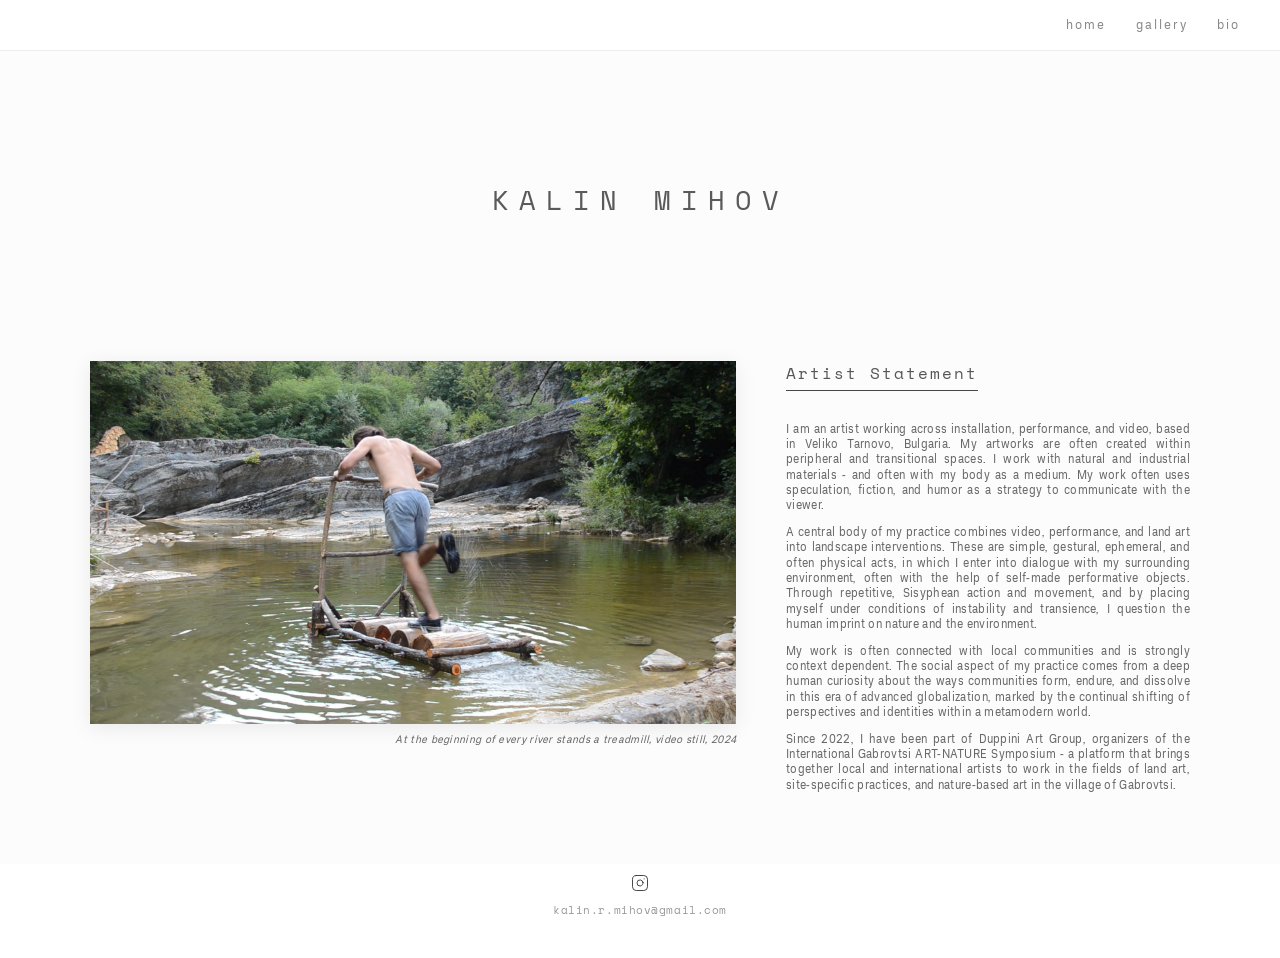
<file: index.html>
<!DOCTYPE html>
<html lang="en">
<head>
    <meta charset="UTF-8">
    <meta name="viewport" content="width=device-width, initial-scale=1.0">
    <title>Kalin Mihov | Portfolio</title>
    <link href="https://fonts.googleapis.com/css2?family=Space+Mono:wght@400;700&display=swap" rel="stylesheet">
    <link rel="stylesheet" href="style.css">
    </head>
<body>

<header>
    <nav>
        <a href="index.html">home</a>
        <a href="gallery.html">gallery</a>
        <a href="about.html">bio</a>
    </nav>
</header>

<h1 class="main-title">Kalin Mihov</h1>

<div class="intro-section">
    <div class="intro-image">
        <img src="profile.jpg" alt="Kalin Mihov">
        <p class="image-caption">At the beginning of every river stands a treadmill, video still, 2024</p>
    </div>
   <div class="intro-text">
    <h2>Artist Statement</h2>
    
    <p>I am an artist working across installation, performance, and video, based in Veliko Tarnovo, Bulgaria. My artworks are often created within peripheral and transitional spaces. I work with natural and industrial materials - and often with my body as a medium. My work often uses speculation, fiction, and humor as a strategy to communicate with the viewer.</p>

    <p>A central body of my practice combines video, performance, and land art into landscape interventions. These are simple, gestural, ephemeral, and often physical acts, in which I enter into dialogue with my surrounding environment, often with the help of self-made performative objects. Through repetitive, Sisyphean action and movement, and by placing myself under conditions of instability and transience, I question the human imprint on nature and the environment.</p>


    <p>My work is often connected with local communities and is strongly context dependent. The social aspect of my practice comes from a deep human curiosity about the ways communities form, endure, and dissolve in this era of advanced globalization, marked by the continual shifting of perspectives and identities within a metamodern world.</p>

    <p>Since 2022, I have been part of Duppini Art Group, organizers of the International Gabrovtsi ART-NATURE Symposium - a platform that brings together local and international artists to work in the fields of land art, site-specific practices, and nature-based art in the village of Gabrovtsi.</p>
</div>
</div>

<div class="container">
    <div class="gallery">
    </div>
</div>

</div></div>
<footer class="site-footer">
    <div class="footer-content">
        <a href="https://instagram.com/sharo.kalin/" target="_blank" class="instagram-link">
            <svg xmlns="http://www.w3.org/2000/svg" width="18" height="18" viewBox="0 0 24 24" fill="none" stroke="currentColor" stroke-width="1.2" stroke-linecap="round" stroke-linejoin="round"><rect x="2" y="2" width="20" height="20" rx="5" ry="5"></rect><path d="M16 11.37A4 4 0 1 1 12.63 8 4 4 0 0 1 16 11.37z"></path><line x1="17.5" y1="6.5" x2="17.51" y2="6.5"></line></svg>
        </a>

        <span class="email-text">kalin.r.mihov@gmail.com</span>
    </div>
</footer>

</body>
</html>
</file>
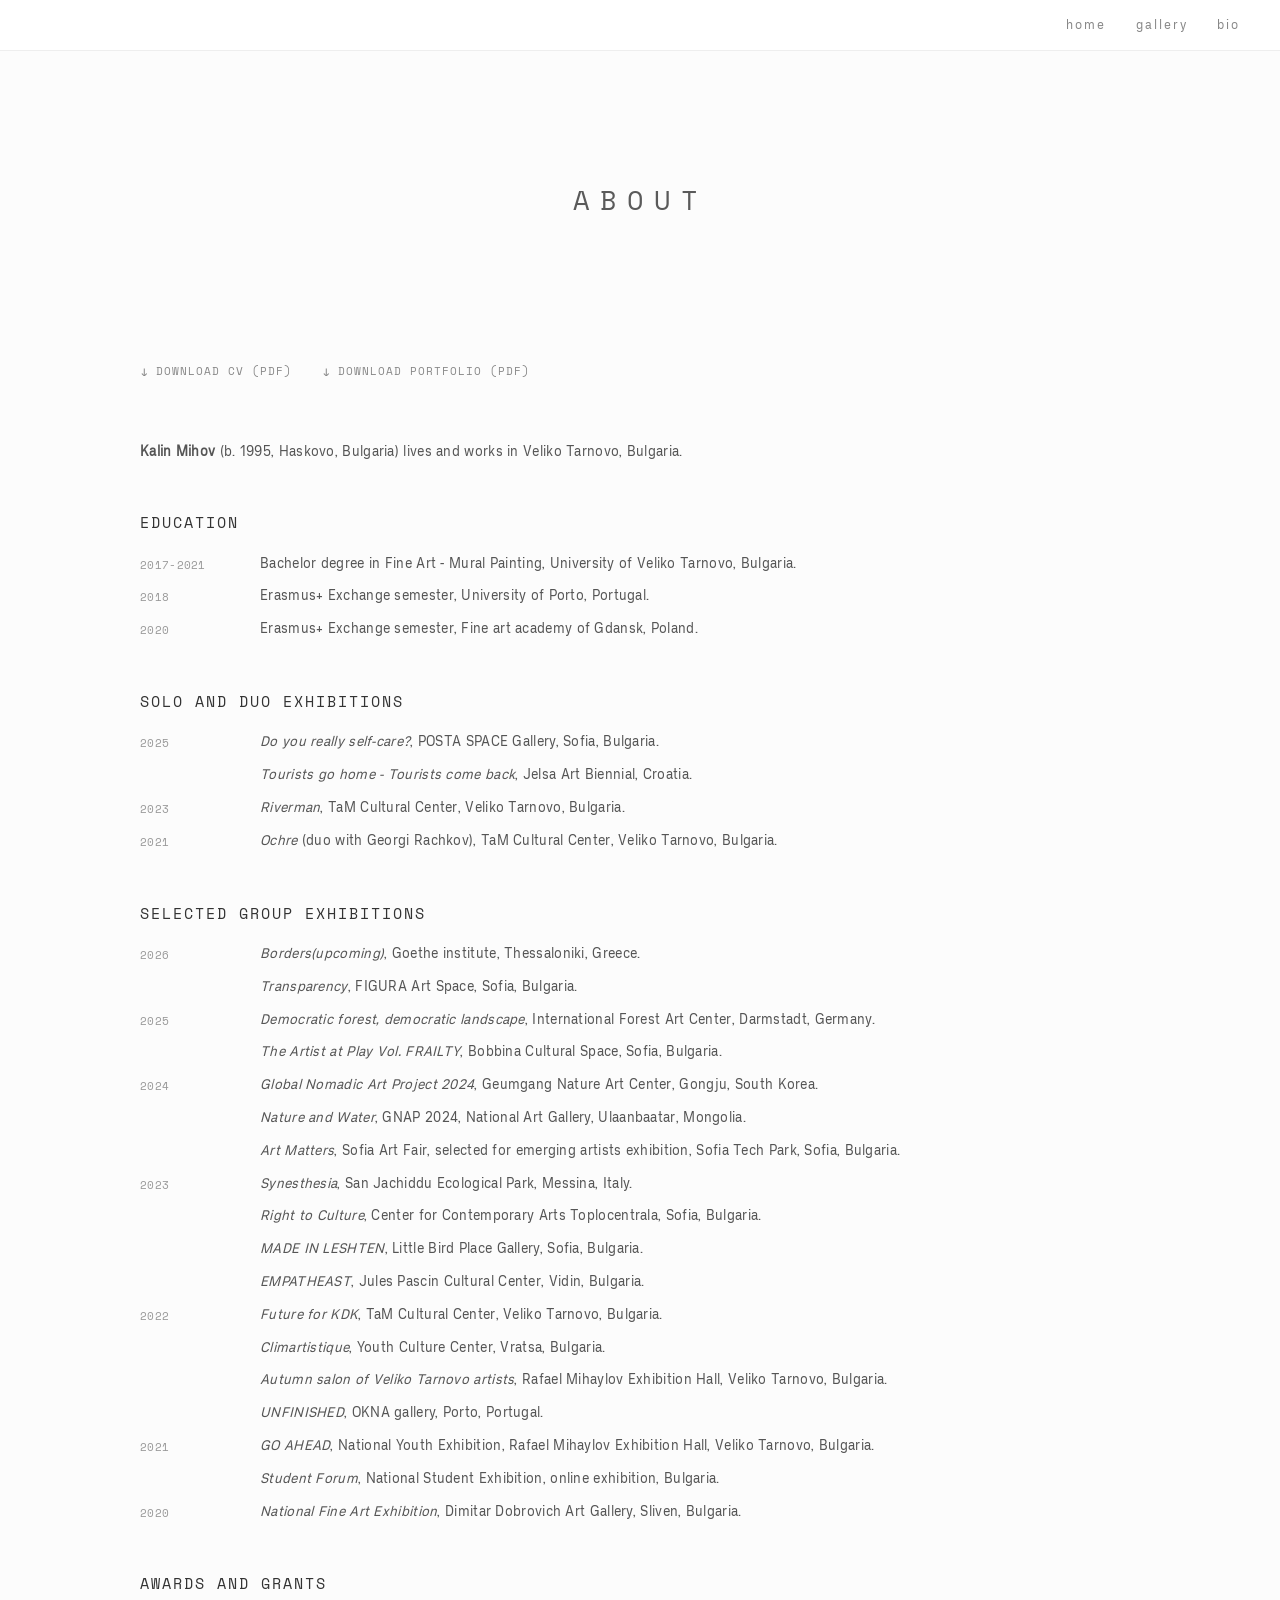
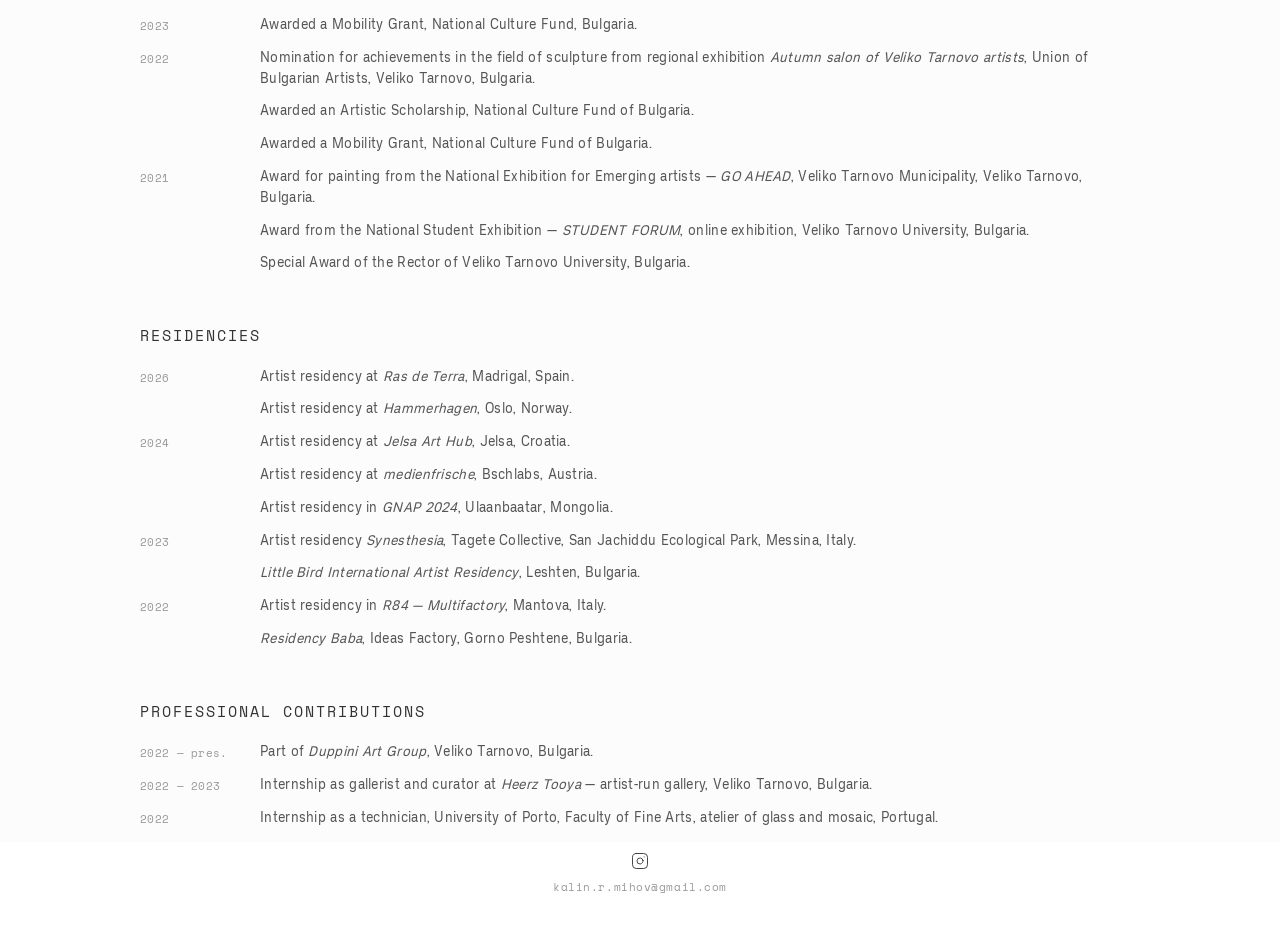
<file: about.html>
<!DOCTYPE html>
<html lang="en">
<head>
    <meta charset="UTF-8">
    <meta name="viewport" content="width=device-width, initial-scale=1.0">
    <title>About | Kalin Mihov</title>
    <link href="https://fonts.googleapis.com/css2?family=Space+Mono:wght@400;700&display=swap" rel="stylesheet">
    <link rel="stylesheet" href="style.css">
    
</head>
<body>

<header>
    <nav>
        <a href="index.html">home</a>
        <a href="gallery.html">gallery</a> 
        <a href="about.html">bio</a>
        
    </nav>
</header>

<div class="container">
    <section>
        <h2 class="main-title">ABOUT</h2>
        <div class="download-links">
    <a href="KalinMihov_artistCV.pdf" target="_blank" class="download-btn">
        <span class="icon">↓</span> Download CV (PDF)
    </a>
    <a href="Kalin_Mihov_Portfolio2026.pdf" target="_blank" class="download-btn">
        <span class="icon">↓</span> Download Portfolio (PDF)
    </a>
</div>
        
        <p><strong>Kalin Mihov</strong> (b. 1995, Haskovo, Bulgaria) lives and works in Veliko Tarnovo, Bulgaria.</p>
      


        <h3>EDUCATION</h3>
        <ul>
            
<ul>
    <li class="cv-item">
        <span class="cv-year">2017-2021</span>
        <span class="cv-content">Bachelor degree in Fine Art - Mural Painting, University of Veliko Tarnovo, Bulgaria.</span>
    </li>
    <li class="cv-item">
        <span class="cv-year">2018</span>
        <span class="cv-content">Erasmus+ Exchange semester, University of Porto, Portugal.</span>
    </li>
    <li class="cv-item">
        <span class="cv-year">2020</span>
        <span class="cv-content">Erasmus+ Exchange semester, Fine art academy of Gdansk, Poland.</span>
    </li>
</ul>
       
        </ul>

        <h3>SOLO AND DUO EXHIBITIONS</h3>
        <ul>
            <ul>
    <li class="cv-item">
        <span class="cv-year">2025</span>
        <span class="cv-content"><em>Do you really self-care?</em>, POSTA SPACE Gallery, Sofia, Bulgaria.</span>
    </li>
    <li class="cv-item">
        <span class="cv-year"></span> <span class="cv-content"><em>Tourists go home - Tourists come back</em>, Jelsa Art Biennial, Croatia.</span>
    </li>
    <li class="cv-item">
        <span class="cv-year">2023</span>
        <span class="cv-content"><em>Riverman</em>, TaM Cultural Center, Veliko Tarnovo, Bulgaria.</span>
    </li>
    <li class="cv-item">
        <span class="cv-year">2021</span>
        <span class="cv-content"><em>Ochre</em> (duo with Georgi Rachkov), TaM Cultural Center, Veliko Tarnovo, Bulgaria.</span>
    </li>


        
        <h3 class="cv-category-title">SELECTED GROUP EXHIBITIONS</h3>
<ul>
    <li class="cv-item">
        <span class="cv-year">2026</span>
        <span class="cv-content"><em>Borders(upcoming)</em>, Goethe institute, Thessaloniki, Greece. </span>
    </li>
    <li class="cv-item">
        <span class="cv-year"></span>
        <span class="cv-content"><em>Transparency</em>, FIGURA Art Space, Sofia, Bulgaria. </span>
    </li>
    <li class="cv-item">
        <span class="cv-year">2025</span>
        <span class="cv-content"><em>Democratic forest, democratic landscape</em>, International Forest Art Center, Darmstadt, Germany.</span>
    </li>
    <li class="cv-item">
        <span class="cv-year"></span>
        <span class="cv-content"><em>The Artist at Play Vol. FRAILTY</em>, Bobbina Cultural Space, Sofia, Bulgaria.</span>
    </li>

    <li class="cv-item">
        <span class="cv-year">2024</span>
        <span class="cv-content"><em>Global Nomadic Art Project 2024</em>, Geumgang Nature Art Center, Gongju, South Korea.</span>
    </li>
    <li class="cv-item">
        <span class="cv-year"></span>
        <span class="cv-content"><em>Nature and Water</em>, GNAP 2024, National Art Gallery, Ulaanbaatar, Mongolia.</span>
    </li>
    <li class="cv-item">
        <span class="cv-year"></span>
        <span class="cv-content"><em>Art Matters</em>, Sofia Art Fair, selected for emerging artists exhibition, Sofia Tech Park, Sofia, Bulgaria.</span>
    </li>
   

    <li class="cv-item">
        <span class="cv-year">2023</span>
        <span class="cv-content"><em>Synesthesia</em>, San Jachiddu Ecological Park, Messina, Italy.</span>
    </li>
     <li class="cv-item">
        <span class="cv-year"></span>
        <span class="cv-content"><em>Right to Culture</em>, Center for Contemporary Arts Toplocentrala, Sofia, Bulgaria.</span>
    </li>
    <li class="cv-item">
        <span class="cv-year"></span>
        <span class="cv-content"><em>MADE IN LESHTEN</em>, Little Bird Place Gallery, Sofia, Bulgaria.</span>
    </li>
    <li class="cv-item">
        <span class="cv-year"></span>
        <span class="cv-content"><em>EMPATHEAST</em>, Jules Pascin Cultural Center, Vidin, Bulgaria.</span>
    </li>

    <li class="cv-item">
        <span class="cv-year">2022</span>
        <span class="cv-content"><em>Future for KDK</em>, TaM Cultural Center, Veliko Tarnovo, Bulgaria.</span>
    </li>
    <li class="cv-item">
        <span class="cv-year"></span>
        <span class="cv-content"><em>Climartistique</em>, Youth Culture Center, Vratsa, Bulgaria.</span>
    </li>
    <li class="cv-item">
        <span class="cv-year"></span>
        <span class="cv-content"><em>Autumn salon of Veliko Tarnovo artists</em>, Rafael Mihaylov Exhibition Hall, Veliko Tarnovo, Bulgaria.</span>
    </li>

    <li class="cv-item">
        <span class="cv-year"></span>
        <span class="cv-content"><em>UNFINISHED</em>, OKNA gallery, Porto, Portugal.</span>
    </li>
    <li class="cv-item">
        <span class="cv-year">2021</span>
        <span class="cv-content"><em>GO AHEAD</em>, National Youth Exhibition, Rafael Mihaylov Exhibition Hall, Veliko Tarnovo, Bulgaria.</span>
    </li>
    <li class="cv-item">
        <span class="cv-year"></span>
        <span class="cv-content"><em>Student Forum</em>, National Student Exhibition, online exhibition, Bulgaria.</span>
    </li>
    <li class="cv-item">
        <span class="cv-year">2020</span>
        <span class="cv-content"><em>National Fine Art Exhibition</em>, Dimitar Dobrovich Art Gallery, Sliven, Bulgaria.</span>
    </li>
</ul>
<h3 class="cv-category-title">AWARDS AND GRANTS</h3>
<ul>
    <li class="cv-item">
        <span class="cv-year">2023</span>
        <span class="cv-content">Awarded a Mobility Grant, National Culture Fund, Bulgaria.</span>
    </li>

    <li class="cv-item">
        <span class="cv-year">2022</span>
        <span class="cv-content">Nomination for achievements in the field of sculpture from regional exhibition <em>Autumn salon of Veliko Tarnovo artists</em>, Union of Bulgarian Artists, Veliko Tarnovo, Bulgaria.</span>
    </li>
    <li class="cv-item">
        <span class="cv-year"></span>
        <span class="cv-content">Awarded an Artistic Scholarship, National Culture Fund of Bulgaria.</span>
    </li>
    <li class="cv-item">
        <span class="cv-year"></span>
        <span class="cv-content">Awarded a Mobility Grant, National Culture Fund of Bulgaria.</span>
    </li>

    <li class="cv-item">
        <span class="cv-year">2021</span>
        <span class="cv-content">Award for painting from the National Exhibition for Emerging artists — <em>GO AHEAD</em>, Veliko Tarnovo Municipality, Veliko Tarnovo, Bulgaria.</span>
    </li>
    <li class="cv-item">
        <span class="cv-year"></span>
        <span class="cv-content">Award from the National Student Exhibition — <em>STUDENT FORUM</em>, online exhibition, Veliko Tarnovo University, Bulgaria.</span>
    </li>
    <li class="cv-item">
        <span class="cv-year"></span>
        <span class="cv-content">Special Award of the Rector of Veliko Tarnovo University, Bulgaria.</span>
    </li>
</ul>
<h3 class="cv-category-title">RESIDENCIES</h3>
<ul>
    <li class="cv-item">
        <span class="cv-year">2026</span>
        <span class="cv-content">Artist residency at <em>Ras de Terra</em>, Madrigal, Spain.</span>
    </li>
    <li class="cv-item">
        <span class="cv-year"></span>
        <span class="cv-content">Artist residency at <em>Hammerhagen</em>, Oslo, Norway.</span>
    </li>
    <li class="cv-item">
        <span class="cv-year">2024</span>
        <span class="cv-content">Artist residency at <em>Jelsa Art Hub</em>, Jelsa, Croatia.</span>
    </li>
    <li class="cv-item">
        <span class="cv-year"></span>
        <span class="cv-content">Artist residency at <em>medienfrische</em>, Bschlabs, Austria.</span>
    </li>
    <li class="cv-item">
        <span class="cv-year"></span>
        <span class="cv-content">Artist residency in <em>GNAP 2024</em>, Ulaanbaatar, Mongolia.</span>
    </li>

    <li class="cv-item">
        <span class="cv-year">2023</span>
        <span class="cv-content">Artist residency <em>Synesthesia</em>, Tagete Collective, San Jachiddu Ecological Park, Messina, Italy.</span>
    </li>
    <li class="cv-item">
        <span class="cv-year"></span>
        <span class="cv-content"><em>Little Bird International Artist Residency</em>, Leshten, Bulgaria.</span>
    </li>

    <li class="cv-item">
        <span class="cv-year">2022</span>
        <span class="cv-content">Artist residency in <em>R84 — Multifactory</em>, Mantova, Italy.</span>
    </li>
    <li class="cv-item">
        <span class="cv-year"></span>
        <span class="cv-content"><em>Residency Baba</em>, Ideas Factory, Gorno Peshtene, Bulgaria.</span>
    </li>
</ul>
<h3 class="cv-category-title">PROFESSIONAL CONTRIBUTIONS</h3>
<ul>
    <li class="cv-item">
        <span class="cv-year">2022 — pres.</span>
        <span class="cv-content">Part of <em>Duppini Art Group</em>, Veliko Tarnovo, Bulgaria.</span>
    </li>

    <li class="cv-item">
        <span class="cv-year">2022 — 2023</span>
        <span class="cv-content">Internship as gallerist and curator at <em>Heerz Tooya</em> — artist-run gallery, Veliko Tarnovo, Bulgaria.</span>
    </li>

    <li class="cv-item">
        <span class="cv-year">2022</span>
        <span class="cv-content">Internship as a technician, University of Porto, Faculty of Fine Arts, atelier of glass and mosaic, Portugal.</span>
    </li>
</ul>

    </section>
</div>

<footer class="site-footer">
    <div class="footer-content">
        <a href="https://instagram.com/sharo.kalin/" target="_blank" class="instagram-link">
            <svg xmlns="http://www.w3.org/2000/svg" width="18" height="18" viewBox="0 0 24 24" fill="none" stroke="currentColor" stroke-width="1.2" stroke-linecap="round" stroke-linejoin="round"><rect x="2" y="2" width="20" height="20" rx="5" ry="5"></rect><path d="M16 11.37A4 4 0 1 1 12.63 8 4 4 0 0 1 16 11.37z"></path><line x1="17.5" y1="6.5" x2="17.51" y2="6.5"></line></svg>
        </a>

        <span class="email-text">kalin.r.mihov@gmail.com</span>
    </div>
</footer>
<script>
  let lastScrollY = window.scrollY;
  const header = document.querySelector("header");

  window.addEventListener("scroll", () => {
    if (lastScrollY < window.scrollY && window.scrollY > 100) {
      // Скролваме надолу - скрий менюто
      header.classList.add("header--hidden");
    } else {
      // Скролваме нагоре - покажи менюто
      header.classList.remove("header--hidden");
    }
    lastScrollY = window.scrollY;
  });
</script>
</body>
</html>
</file>
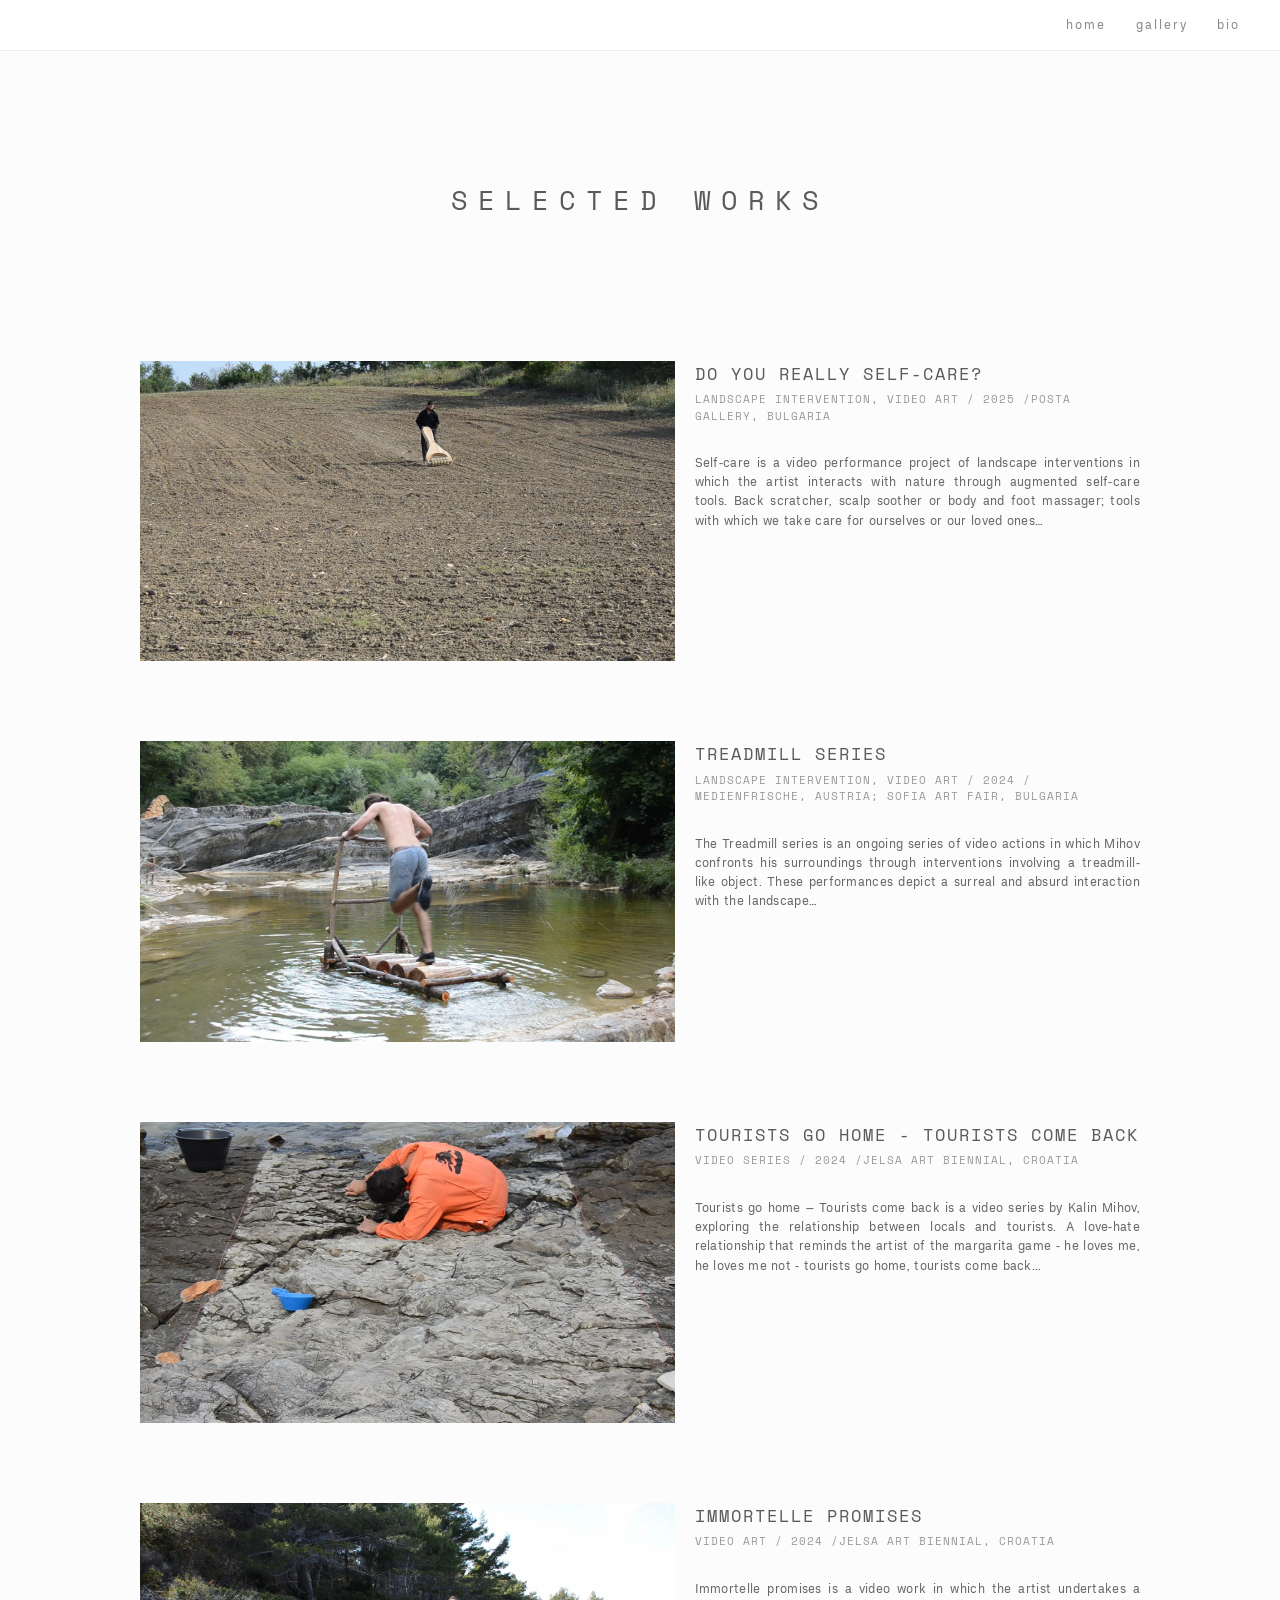
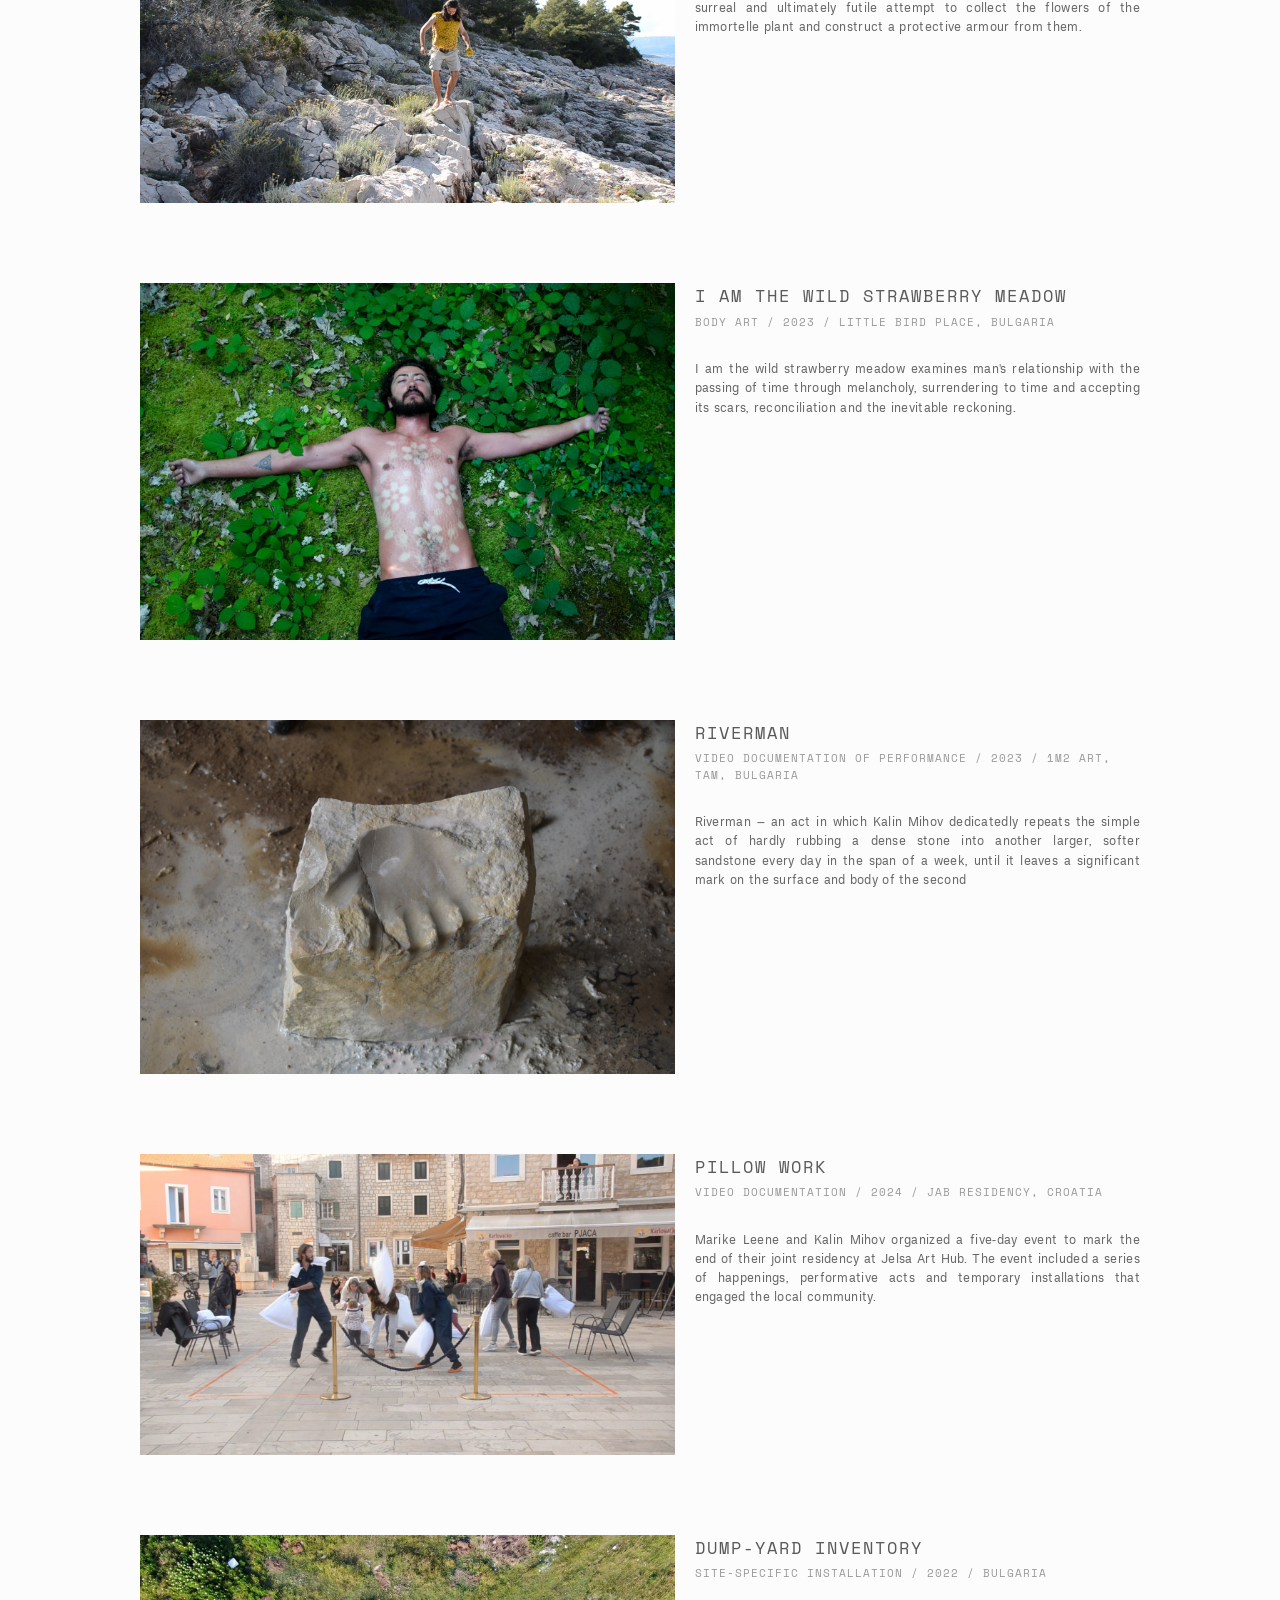
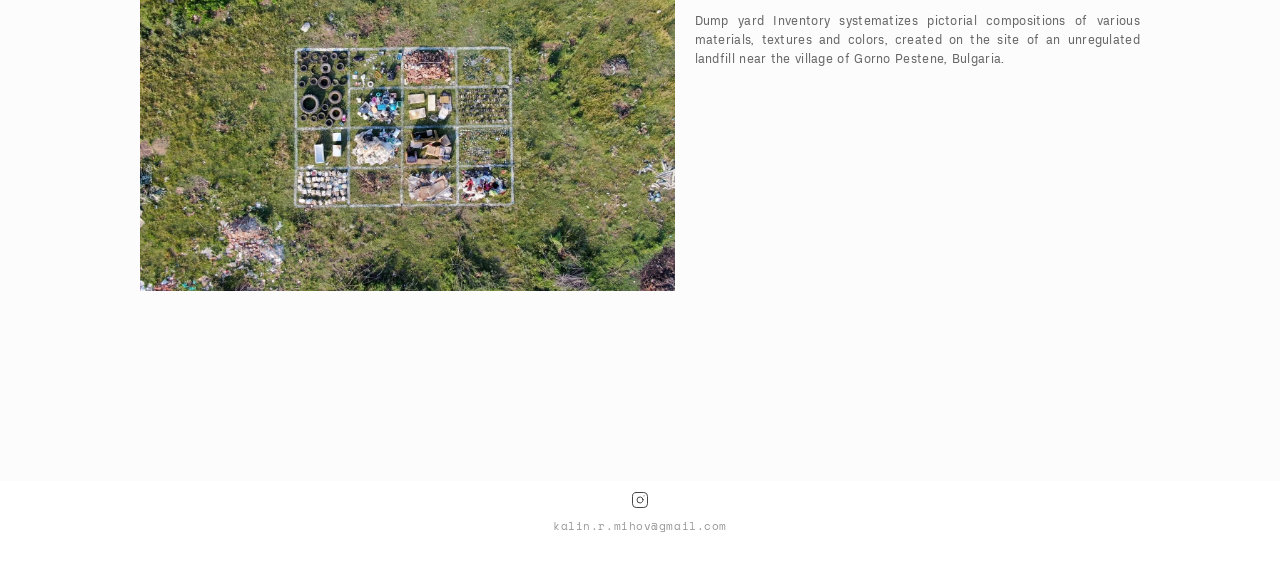
<file: gallery.html>
<!DOCTYPE html>
<html lang="en">
<head>
    <meta charset="UTF-8">
    <meta name="viewport" content="width=device-width, initial-scale=1.0">
    <title>Kalin Mihov | Portfolio</title>
    <link href="https://fonts.googleapis.com/css2?family=Space+Mono:wght@400;700&display=swap" rel="stylesheet">
    <link rel="stylesheet" href="style.css">
    </head>
<body>

<header>
    <nav>
        <a href="index.html">home</a>
        <a href="gallery.html">gallery</a>
        <a href="about.html">bio</a>
    </nav>
</header>
    <main class="container">
        <h2 class="main-title">Selected Works</h2>

        <div class="gallery-list">
            <a href="project-selfcare.html" class="project-row">
                <div class="project-image-container">
                    <img src="images/project-selfcare/project-selfcare-2.webp" alt="Self-care">
                </div>
                <div class="project-info">
                    <h3>Do you really self-care?</h3>
                    <div class="project-meta">Landscape intervention, video art / 2025 /POSTA Gallery, Bulgaria</div>
                    <div class="project-excerpt">
Self-care is a video performance project of landscape interventions in which the artist interacts with nature through augmented self-care tools. Back scratcher, scalp soother or body and foot massager; tools with which we take care for ourselves or our loved ones…                    </div>
                </div>
            </a>
            
            <a href="project-treadmill.html" class="project-row">
                <div class="project-image-container">
                    <img src="images/project-treadmill/project-treadmill-4.webp" alt="Treadmill Series">
                </div>
                <div class="project-info">
                    <h3>Treadmill Series</h3>
                    <div class="project-meta">Landscape intervention, video art / 2024 / Medienfrische, Austria; Sofia Art Fair, Bulgaria</div>
                    <div class="project-excerpt">
The Treadmill series is an ongoing series of video actions in which Mihov confronts his surroundings through interventions involving a treadmill-like object. These performances depict a surreal and absurd interaction with the landscape…                    </div>
                </div>
            </a>
            <a href="project-tourist.html" class="project-row">
                <div class="project-image-container">
                    <img src="images/project-tourist/project-tourist-1.webp" alt="Tourists go home - Tourists come back">
                </div>
                <div class="project-info">
                    <h3>Tourists go home - Tourists come back</h3>
                    <div class="project-meta">Video series / 2024 /Jelsa Art Biennial, Croatia</div>
                    <div class="project-excerpt">
                        Tourists go home – Tourists come back is a video series by Kalin Mihov, exploring the relationship between locals and tourists. A love-hate relationship that reminds the artist of the margarita game - he loves me, he loves me not - tourists go home, tourists come back...
                    </div>
                </div>
            </a>
            </a>
            <a href="project-immortelle.html" class="project-row">
                <div class="project-image-container">
                    <img src="images/project-immortelle/project-immortelle-1.webp" alt="Immortelle promises">
                </div>
                <div class="project-info">
                    <h3>immortelle promises</h3>
                    <div class="project-meta">Video art / 2024 /Jelsa Art Biennial, Croatia</div>
                    <div class="project-excerpt">
                        Immortelle promises is a video work in which the artist undertakes a surreal and ultimately futile attempt to collect the flowers of the immortelle plant and construct a protective armour from them.
                    </div>
                </div>
            </a>
            </a>
            <a href="project-strawberry.html" class="project-row">
                <div class="project-image-container">
                    <img src="images/project-strawberry/project-strawberry-2.webp" alt="I am the wild strawberry meadow">
                </div>
                <div class="project-info">
                    <h3>I am the wild strawberry meadow</h3>
                    <div class="project-meta">Body art / 2023 / Little Bird Place, Bulgaria</div>
                    <div class="project-excerpt">
                        I am the wild strawberry meadow examines man's relationship with the passing of time through melancholy, surrendering to time and accepting its scars, reconciliation and the inevitable reckoning.
                    </div>
                </div>
            </a>
            </a>
            <a href="project-riverman.html" class="project-row">
                <div class="project-image-container">
                    <img src="images/project-riverman/project-riverman-3.webp" alt="Riverman">
                </div>
                <div class="project-info">
                    <h3>Riverman</h3>
                    <div class="project-meta">Video documentation of performance / 2023 / 1m2 Art, TAM, Bulgaria</div>
                    <div class="project-excerpt">
                        Riverman – an act in which Kalin Mihov dedicatedly repeats the simple act of hardly rubbing a dense stone into another larger, softer sandstone every day in the span of a week, until it leaves a significant mark on the surface and body of the second
                    </div>
                </div>
            </a>
            </a>
            <a href="project-pillowwork.html" class="project-row">
                <div class="project-image-container">
                    <img src="images/project-pillowwork/project-pillowwork-2.webp" alt="Pillowwork">
                </div>
                <div class="project-info">
                    <h3>Pillow Work</h3>
                    <div class="project-meta">Video documentation / 2024 / JAB Residency, Croatia</div>
                    <div class="project-excerpt">
                        Marike Leene and Kalin Mihov organized a five-day event to mark the end of their joint residency at Jelsa Art Hub. The event included a series of happenings, performative acts and temporary installations that engaged the local community.
                    </div>
                </div>
            </a>
            </a>
            <a href="project-inventory.html" class="project-row">
                <div class="project-image-container">
                    <img src="images/project-inventory/project-inventory-7.webp" alt="Dump-yard Inventory">
                </div>
                <div class="project-info">
                    <h3>Dump-yard Inventory</h3>
                    <div class="project-meta">Site-specific installation / 2022 / Bulgaria</div>
                    <div class="project-excerpt">
                       Dump yard Inventory systematizes pictorial compositions of various materials, textures and colors, created on the site of an unregulated landfill near the village of Gorno Pestene, Bulgaria.
                    </div>
                </div>
            </a>
            
            

        </div>
    </main>

</div></div><footer class="site-footer">
    <div class="footer-content">
        <a href="https://instagram.com/sharo.kalin/" target="_blank" class="instagram-link">
            <svg xmlns="http://www.w3.org/2000/svg" width="18" height="18" viewBox="0 0 24 24" fill="none" stroke="currentColor" stroke-width="1.2" stroke-linecap="round" stroke-linejoin="round"><rect x="2" y="2" width="20" height="20" rx="5" ry="5"></rect><path d="M16 11.37A4 4 0 1 1 12.63 8 4 4 0 0 1 16 11.37z"></path><line x1="17.5" y1="6.5" x2="17.51" y2="6.5"></line></svg>
        </a>

        <span class="email-text">kalin.r.mihov@gmail.com</span>
    </div>
</footer>
<script>
  let lastScrollY = window.scrollY;
  const header = document.querySelector("header");

  window.addEventListener("scroll", () => {
    if (lastScrollY < window.scrollY && window.scrollY > 100) {
      // Скролваме надолу - скрий менюто
      header.classList.add("header--hidden");
    } else {
      // Скролваме нагоре - покажи менюто
      header.classList.remove("header--hidden");
    }
    lastScrollY = window.scrollY;
  });
</script>
</body>
</html>
</file>
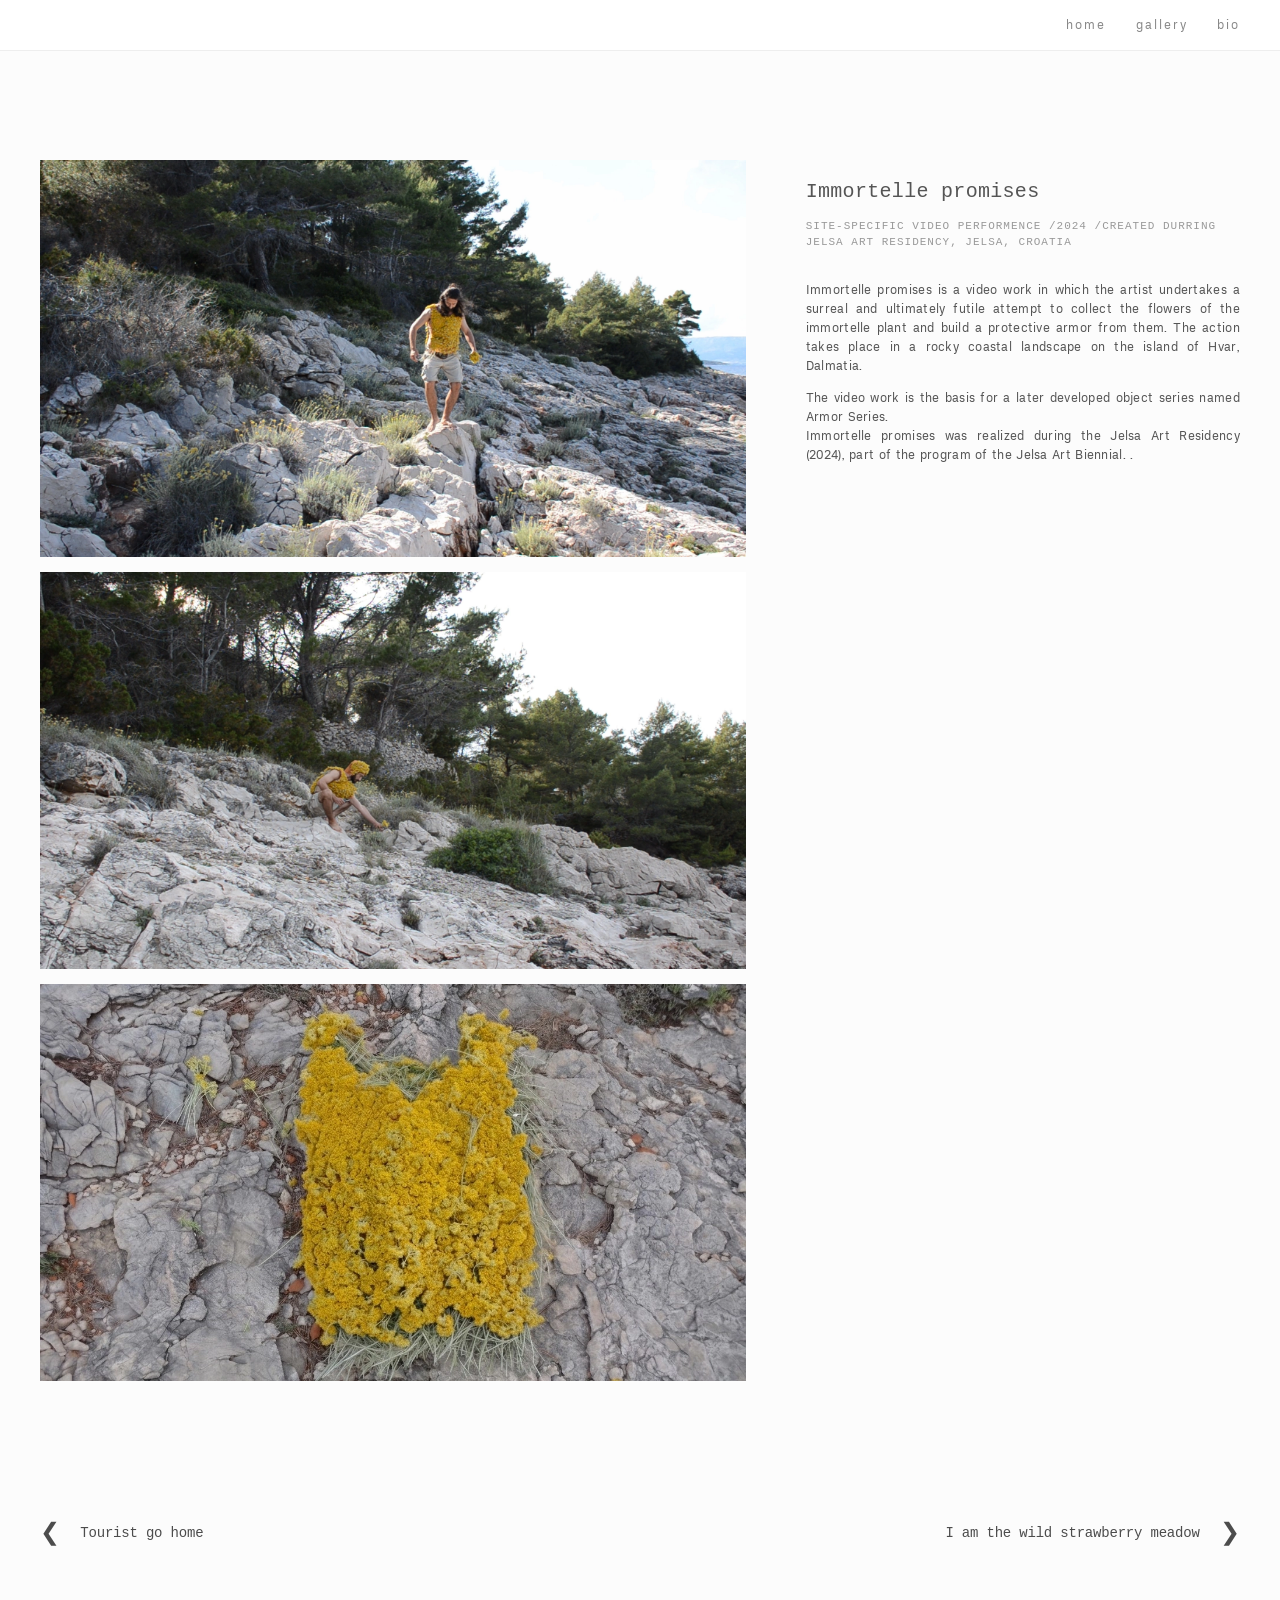
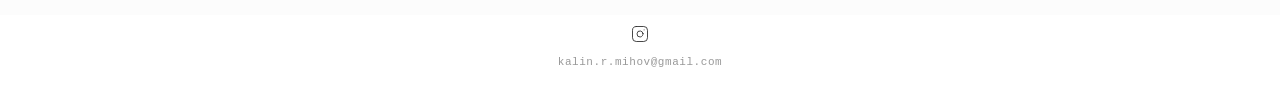
<file: project-immortelle.html>
<!DOCTYPE html>
<html lang="en">
<head>
    <meta charset="UTF-8">
    <meta name="viewport" content="width=device-width, initial-scale=1.0">
    <title>Immortelle promises</title>
    <link rel="stylesheet" href="style.css">
</head>
<body class="project-page">

    <header class="site-header">
        <nav class="main-nav">
            <a href="index.html">home</a>
            <a href="gallery.html" class="active">gallery</a>
            <a href="about.html">bio</a>
        </nav>
    </header>

    <main class="project-container">
        <section class="project-visuals">
            <img src="images/project-immortelle/project-immortelle-1.webp" alt="Immortelle promises, video documentation, 2024">
            <img src="images/project-immortelle/project-immortelle-3.webp" alt="Immortelle promises, video documentation, 2024">
            <img src="images/project-immortelle/project-immortelle-4.webp" alt="Immortelle promises, video documentation, 2024">
      
        </section>

        <section class="project-header">
            <div class="sticky-wrapper">
                <h1 class="project-title">Immortelle promises</h1>
                <p class="project-meta">site-specific video performence /2024 /Created durring Jelsa Art Residency, Jelsa, Croatia</p>
                
                <div class="project-description">
                    <p>
Immortelle promises is a video work in which the artist undertakes a surreal and ultimately futile attempt to collect the flowers of the immortelle plant and build a protective armor from them. The action takes place in a rocky coastal landscape on the island of Hvar, Dalmatia. 
 </p>
              
               
                    <p>
The video work is the basis for a later  developed object series named Armor Series.<br>

Immortelle promises was realized during the Jelsa Art Residency (2024), part of the program of the Jelsa Art Biennial.
.</p>
                </div>
            </div>
        </section>
    </main>

    <div class="project-pagination">
    <div id="pagination-container" class="pagination-container">
        </div>
</div>
<div class="nav-footer-spacer"></div>

<footer class="site-footer">
    <div class="footer-content">
        <a href="https://instagram.com/sharo.kalin/" target="_blank" class="instagram-link">
            <svg xmlns="http://www.w3.org/2000/svg" width="18" height="18" viewBox="0 0 24 24" fill="none" stroke="currentColor" stroke-width="1.2" stroke-linecap="round" stroke-linejoin="round"><rect x="2" y="2" width="20" height="20" rx="5" ry="5"></rect><path d="M16 11.37A4 4 0 1 1 12.63 8 4 4 0 0 1 16 11.37z"></path><line x1="17.5" y1="6.5" x2="17.51" y2="6.5"></line></svg>
        </a>

        <span class="email-text">kalin.r.mihov@gmail.com</span>
    </div>
</footer>

    <div id="lightbox" class="lightbox">
        <div id="lightbox-counter" class="lightbox-counter"></div>

        <a class="prev" onclick="changeImage(-1)">&#10094;</a>
        <a class="next" onclick="changeImage(1)">&#10095;</a>
        
        <div class="lightbox-wrapper">
            <img class="lightbox-content" id="lightbox-img">
            <div id="lightbox-caption" class="lightbox-caption"></div>
        </div>
    </div>

    <script>
        // --- 1. ЛОГИКА НА СКРИВАНЕ НА МЕНЮТО (HEADER) ---
        let lastScrollY = window.scrollY;
        const header = document.querySelector("header");

        window.addEventListener("scroll", () => {
            if (lastScrollY < window.scrollY && window.scrollY > 100) {
                header.classList.add("header--hidden");
            } else {
                header.classList.remove("header--hidden");
            }
            lastScrollY = window.scrollY;
        });

        // --- 2. LIGHTBOX ЕЛЕМЕНТИ ---
        const lightbox = document.getElementById("lightbox");
        const lightboxImg = document.getElementById("lightbox-img");
        const lightboxCaption = document.getElementById("lightbox-caption");
        const lightboxCounter = document.getElementById("lightbox-counter");
        const projectImages = document.querySelectorAll(".project-visuals img");

        let currentImageIndex = 0;

        // 3. ФУНКЦИЯ ЗА ОБНОВЯВАНЕ (Снимка + Текст + Брояч)
        function updateLightboxInfo() {
            const currentImg = projectImages[currentImageIndex];
            lightboxImg.src = currentImg.src;
            lightboxCaption.innerText = currentImg.alt || ""; 
            lightboxCounter.innerText = `${currentImageIndex + 1} / ${projectImages.length}`;
        }

        // 4. ОТВАРЯНЕ
        function openLightbox(index) {
            currentImageIndex = index;
            lightbox.style.display = "flex";
            updateLightboxInfo();
            document.body.style.overflow = "hidden";
        }

        projectImages.forEach((img, index) => {
            img.addEventListener("click", () => openLightbox(index));
        });

        // 5. ЗАТВАРЯНЕ
        function closeLightbox() {
            lightbox.style.display = "none";
            document.body.style.overflow = "auto";
        }

        // 6. СМЯНА НА СНИМКАТА
        function changeImage(delta) {
            currentImageIndex += delta;
            if (currentImageIndex >= projectImages.length) {
                currentImageIndex = 0;
            } else if (currentImageIndex < 0) {
                currentImageIndex = projectImages.length - 1;
            }
            updateLightboxInfo();
        }

        // 7. СЪБИТИЯ
        lightboxImg.addEventListener("click", (e) => {
            e.stopPropagation(); 
            changeImage(1);
        });

        lightbox.addEventListener("click", (e) => {
            if (e.target !== lightboxImg && e.target.className !== 'prev' && e.target.className !== 'next') {
                closeLightbox();
            }
        });

        window.addEventListener("keydown", (e) => {
            if (lightbox.style.display === "flex") {
                if (e.key === "ArrowLeft") changeImage(-1);
                else if (e.key === "ArrowRight") changeImage(1);
                else if (e.key === "Escape") closeLightbox();
            }
        });



        // Описваш проектите в реда, в който искаш да се появяват
const allProjects = [
    { name: "Do you really self-care?", url: "project-selfcare.html" },
    { name: "Treadmill series", url: "project-treadmill.html" },
    { name: "Tourist go home", url: "project-tourist.html" },
    { name: "Immortelle promises", url: "project-immortelle.html" },
    { name: "I am the wild strawberry meadow", url: "project-strawberry.html" },
    { name: "Riverman", url: "project-riverman.html" },
    { name: "Pillow work", url: "project-pillowwork.html" },
    { name: "Dump yard inventory", url: "project-inventory.html" }



    // Лесно добавяш нови тук
];

function setupProjectPagination() {
    const container = document.getElementById("pagination-container");
    const currentFile = window.location.pathname.split("/").pop(); // Взима името на текущия файл
    
    // Намираме индекса на текущия проект в списъка
    const currentIndex = allProjects.findIndex(p => p.url === currentFile);
    
    if (currentIndex === -1) return; // Ако проектът не е в списъка, не прави нищо

    let paginationHTML = "";

    // 1. Проверка за ПРЕДИШЕН проект
    if (currentIndex > 0) {
        const prev = allProjects[currentIndex - 1];
        paginationHTML += `
            <div class="pagination-item prev-project">
                <a href="${prev.url}">
                    <span class="nav-arrow">&#10094;</span>
                    <span class="project-name">${prev.name}</span>
                </a>
            </div>`;
    } else {
        // Празно място, за да остане следващият вдясно
        paginationHTML += `<div></div>`; 
    }

    // 2. Проверка за СЛЕДВАЩ проект
    if (currentIndex < allProjects.length - 1) {
        const next = allProjects[currentIndex + 1];
        paginationHTML += `
            <div class="pagination-item next-project">
                <a href="${next.url}">
                    <span class="project-name">${next.name}</span>
                    <span class="nav-arrow">&#10095;</span>
                </a>
            </div>`;
    }

    container.innerHTML = paginationHTML;
}

window.addEventListener('scroll', function() {
    const overlay = document.getElementById('video-overlay');
    const video = document.getElementById('intro-video');
    if (overlay && video) {
        const scrollPos = window.scrollY;
        let opacity = 1 - (scrollPos / 30);
        
        if (opacity < 0) opacity = 0;
        if (opacity > 1) opacity = 1;

        overlay.style.opacity = opacity;

        if (opacity <= 0) {
            overlay.style.visibility = 'hidden';
            video.pause();
        } else {
            overlay.style.visibility = 'visible';
            if (video.paused) video.play();
        }
    }
});
const overlayEl = document.getElementById('video-overlay');
if (overlayEl) {
    overlayEl.addEventListener('click', function() {
        this.style.opacity = '0';
        this.style.visibility = 'hidden';
    });
}

// Това казва на браузъра: "Когато заредиш всичко, пусни навигацията"
document.addEventListener("DOMContentLoaded", function() {
    setupProjectPagination();
});
    </script>
</body>
</html>
</file>
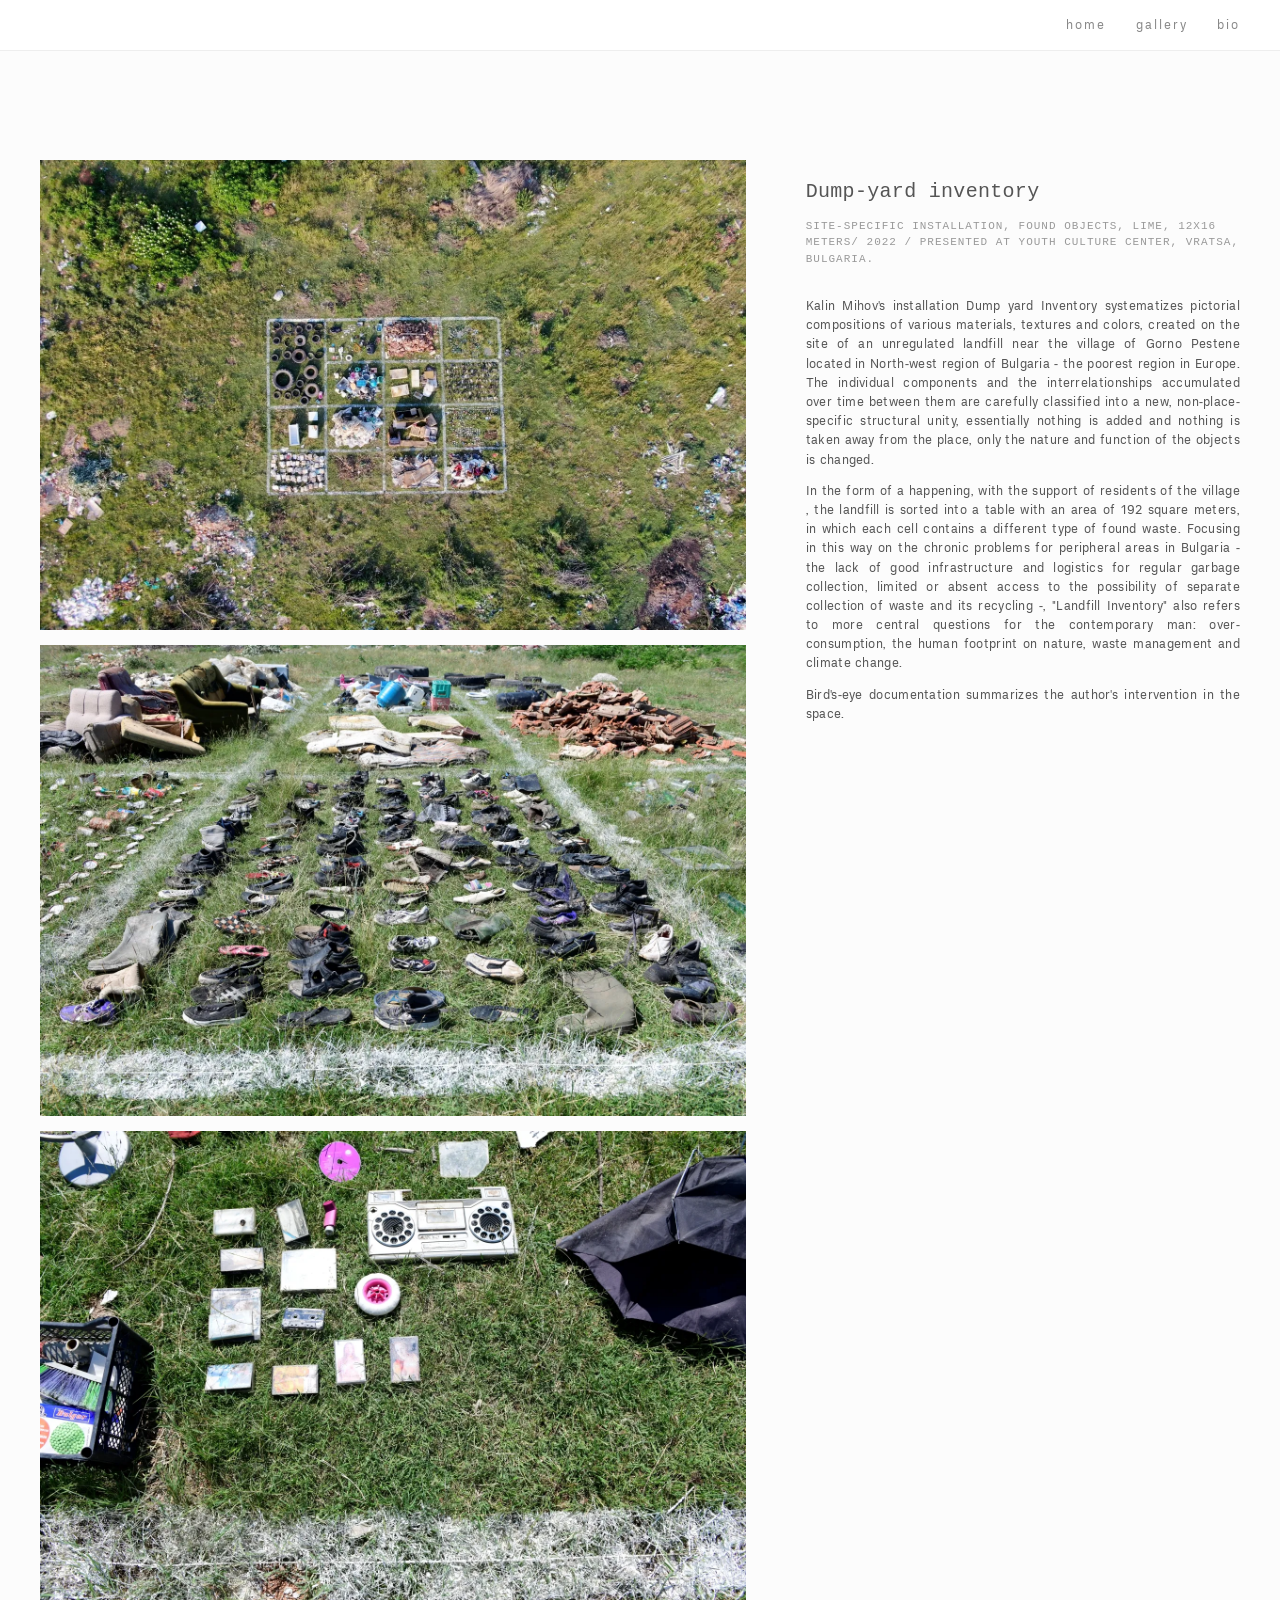
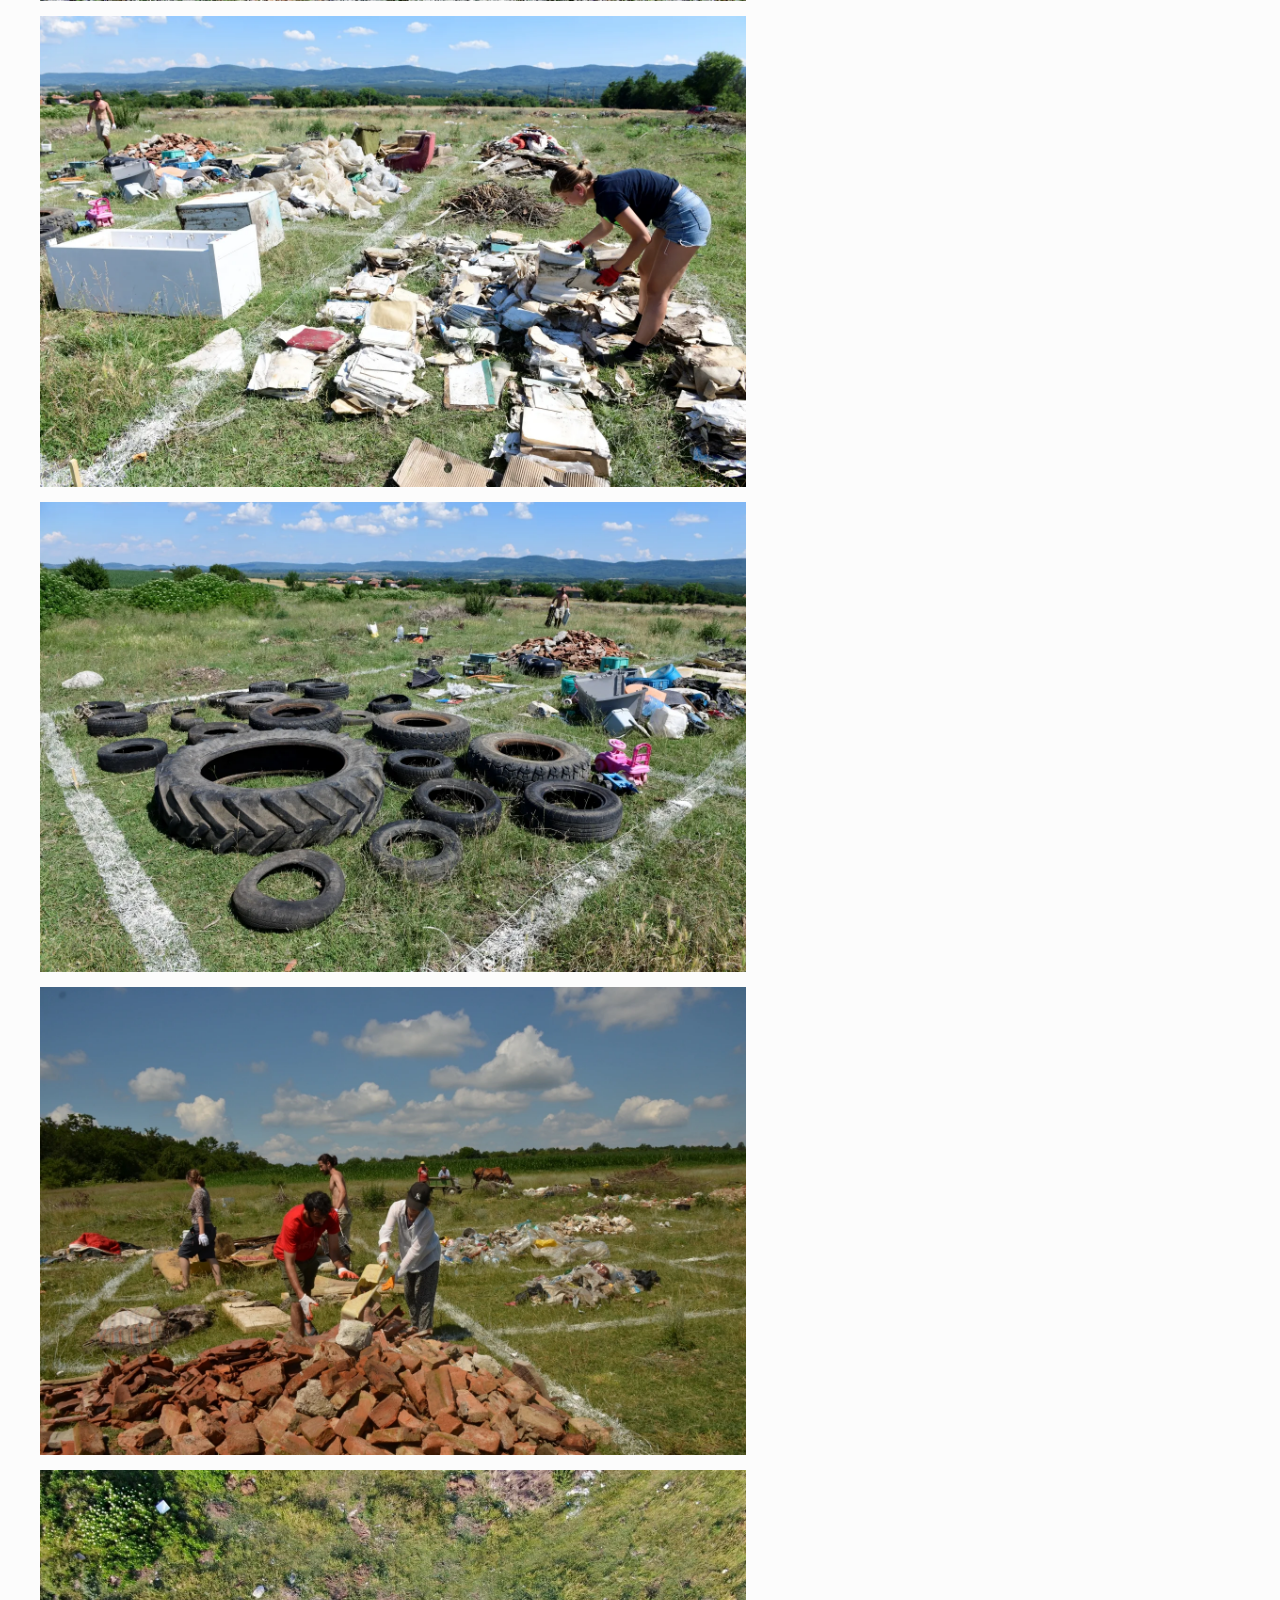
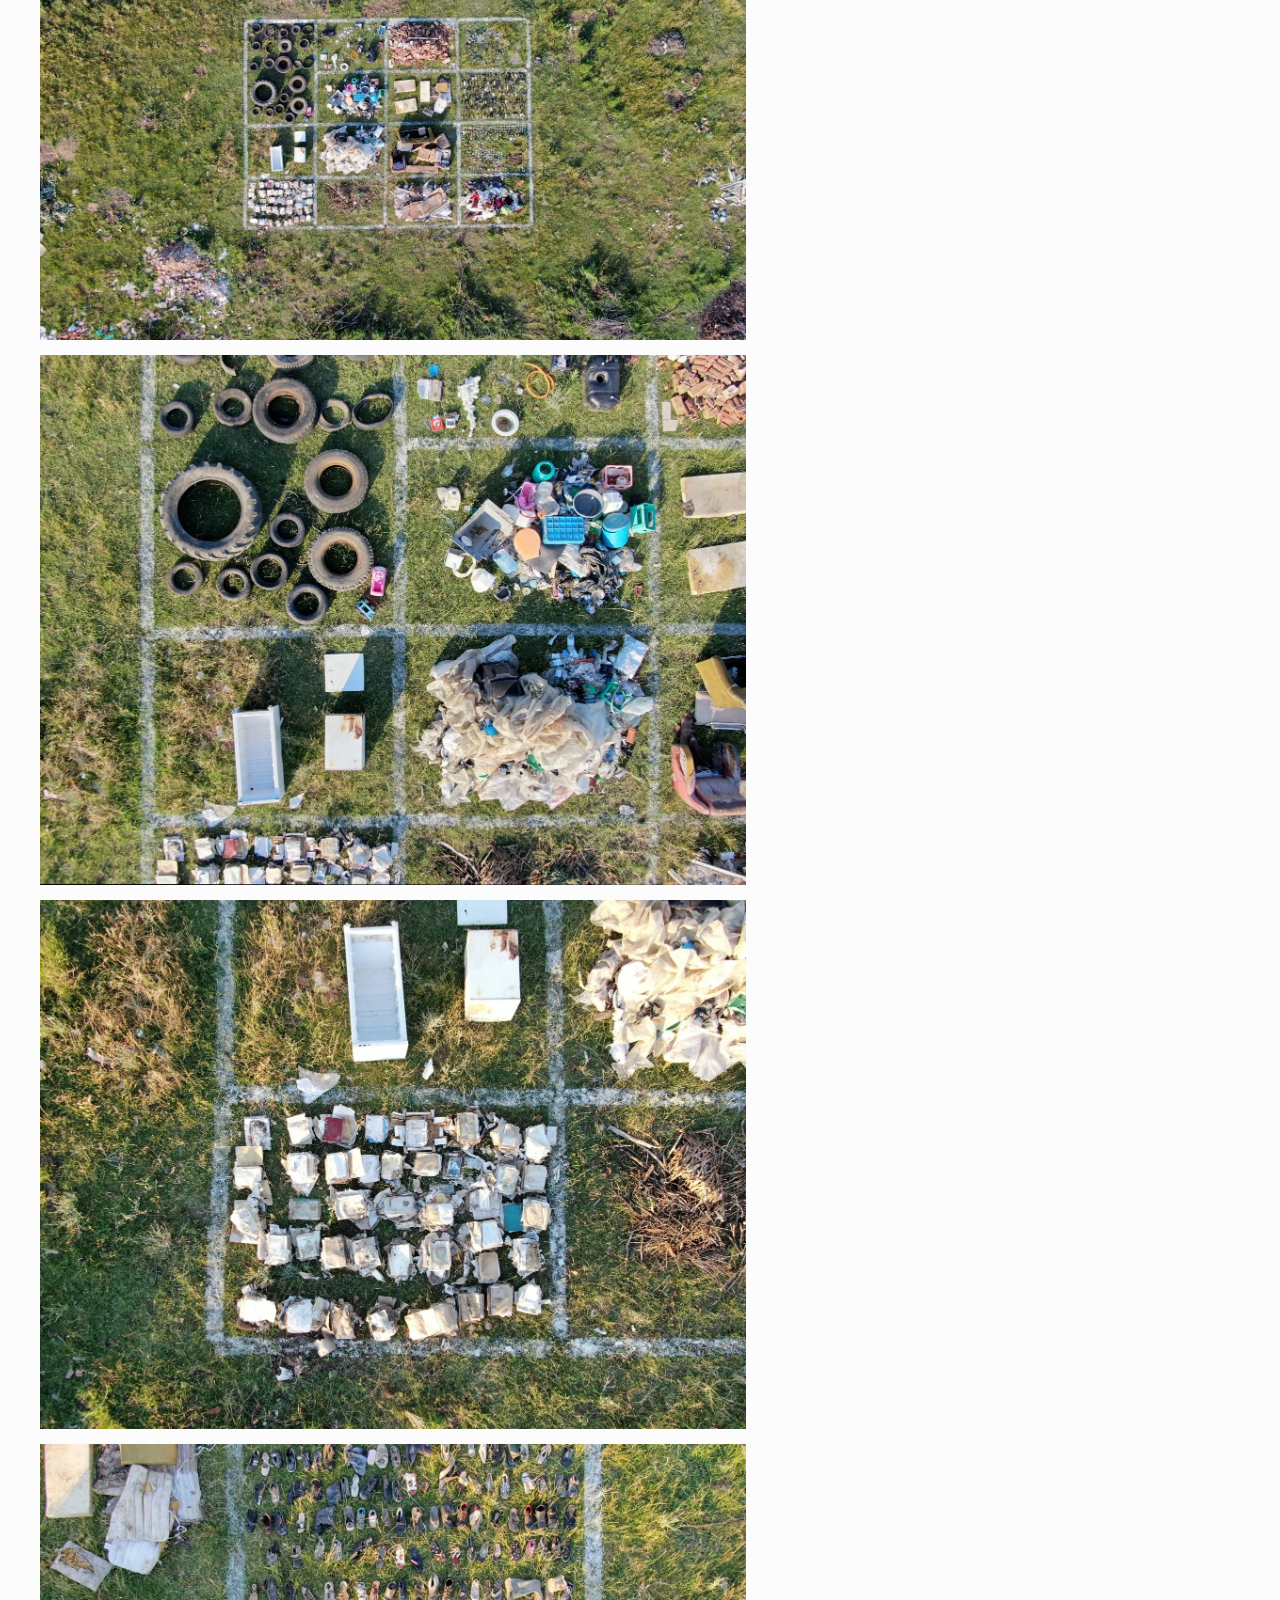
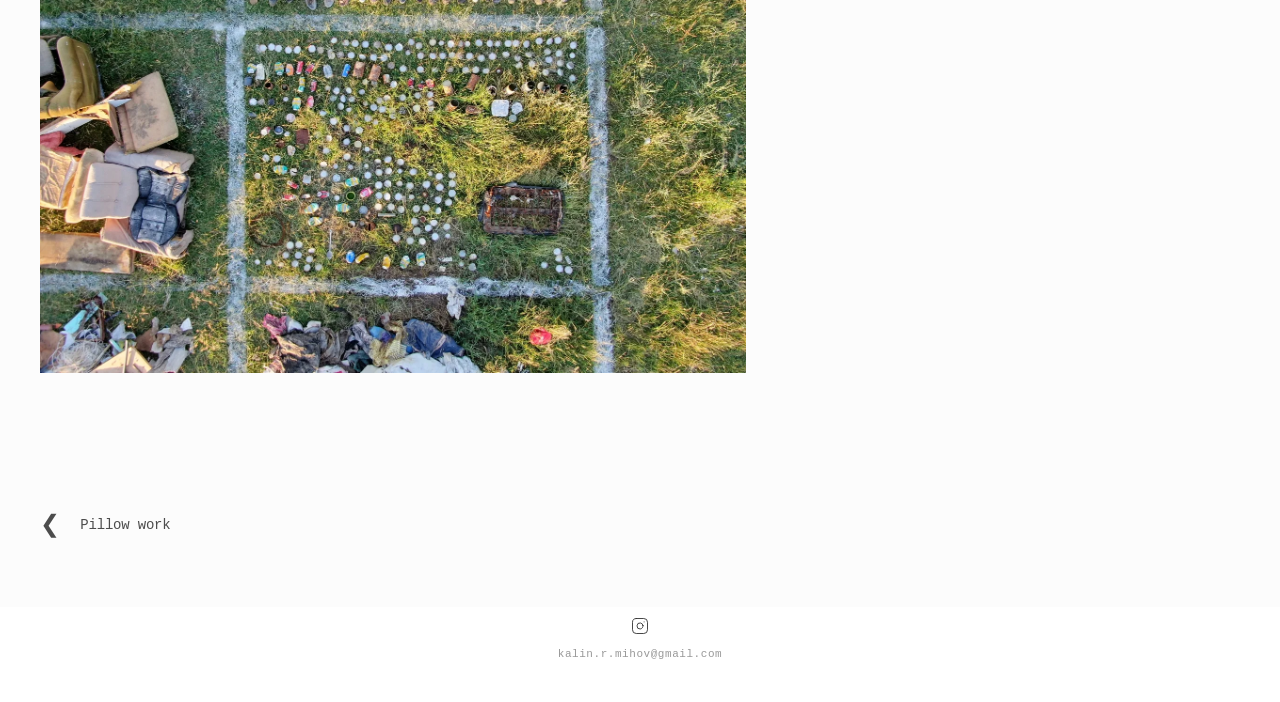
<file: project-inventory.html>
<!DOCTYPE html>
<html lang="en">
<head>
    <meta charset="UTF-8">
    <meta name="viewport" content="width=device-width, initial-scale=1.0">
    <title>Dump-yard inventory</title>
    <link rel="stylesheet" href="style.css">
</head>
<body class="project-page">

    <header class="site-header">
        <nav class="main-nav">
            <a href="index.html">home</a>
            <a href="gallery.html" class="active">gallery</a>
            <a href="about.html">bio</a>
        </nav>
    </header>

    <main class="project-container">
        <section class="project-visuals">
            <img src="images/project-inventory/project-inventory-1.webp" alt="Dump-yard inventory, photo documentation, 2022">
            <img src="images/project-inventory/project-inventory-2.webp" alt="Dump-yard inventory, photo documentation, 2022">
            <img src="images/project-inventory/project-inventory-3.webp" alt="Dump-yard inventory, photo documentation, 2022">
            <img src="images/project-inventory/project-inventory-4.webp" alt="Dump-yard inventory, photo documentation, 2022">
            <img src="images/project-inventory/project-inventory-5.webp" alt="Dump-yard inventory, photo documentation, 2022">
            <img src="images/project-inventory/project-inventory-6.webp" alt="Dump-yard inventory, photo documentation, 2022">
            <img src="images/project-inventory/project-inventory-7.webp" alt="Dump-yard inventory, aerial documentation, 2022">
            <img src="images/project-inventory/project-inventory-8.webp" alt="Dump-yard inventory, aerial documentation, 2022">
            <img src="images/project-inventory/project-inventory-9.webp" alt="Dump-yard inventory, aerial documentation, 2022">
            <img src="images/project-inventory/project-inventory-10.webp" alt="Dump-yard inventory, aerial documentation, 2022">
      
        </section>

        <section class="project-header">
            <div class="sticky-wrapper">
                <h1 class="project-title">Dump-yard inventory</h1>
                <p class="project-meta">Site-specific installation, Found objects, lime, 12x16 meters/ 2022 / Presented at Youth Culture Center, Vratsa, Bulgaria.</p>
                
                <div class="project-description">
                    <p>
Kalin Mihov's installation Dump yard Inventory systematizes pictorial compositions of various materials, textures and colors, created on the site of an unregulated landfill near the village of Gorno Pestene located in North-west region of Bulgaria - the poorest region in Europe. The individual components and the interrelationships accumulated over time between them are carefully classified into a new, non-place-specific structural unity, essentially nothing is added and nothing is taken away from the place, only the nature and function of the objects is changed.
                    </p>             
                    <p>
In the form of a happening, with the support of residents of the village , the landfill is sorted into a table with an area of 192 square meters, in which each cell contains a different type of found waste. Focusing in this way on the chronic problems for peripheral areas in Bulgaria - the lack of good infrastructure and logistics for regular garbage collection, limited or absent access to the possibility of separate collection of waste and its recycling -, "Landfill Inventory" also refers to more central questions for the contemporary man: over-consumption, the human footprint on nature, waste management and climate change.
                    </p>
                    <p>
                        Bird's-eye documentation summarizes the author's intervention in the space.
                    </p>
                </div>
            </div>
        </section>
    </main>

    <div class="project-pagination">
    <div id="pagination-container" class="pagination-container">
        </div>
</div>
<div class="nav-footer-spacer"></div>

<footer class="site-footer">
    <div class="footer-content">
        <a href="https://instagram.com/sharo.kalin/" target="_blank" class="instagram-link">
            <svg xmlns="http://www.w3.org/2000/svg" width="18" height="18" viewBox="0 0 24 24" fill="none" stroke="currentColor" stroke-width="1.2" stroke-linecap="round" stroke-linejoin="round"><rect x="2" y="2" width="20" height="20" rx="5" ry="5"></rect><path d="M16 11.37A4 4 0 1 1 12.63 8 4 4 0 0 1 16 11.37z"></path><line x1="17.5" y1="6.5" x2="17.51" y2="6.5"></line></svg>
        </a>

        <span class="email-text">kalin.r.mihov@gmail.com</span>
    </div>
</footer>

    <div id="lightbox" class="lightbox">
        <div id="lightbox-counter" class="lightbox-counter"></div>

        <a class="prev" onclick="changeImage(-1)">&#10094;</a>
        <a class="next" onclick="changeImage(1)">&#10095;</a>
        
        <div class="lightbox-wrapper">
            <img class="lightbox-content" id="lightbox-img">
            <div id="lightbox-caption" class="lightbox-caption"></div>
        </div>
    </div>

    <script>
        // --- 1. ЛОГИКА НА СКРИВАНЕ НА МЕНЮТО (HEADER) ---
        let lastScrollY = window.scrollY;
        const header = document.querySelector("header");

        window.addEventListener("scroll", () => {
            if (lastScrollY < window.scrollY && window.scrollY > 100) {
                header.classList.add("header--hidden");
            } else {
                header.classList.remove("header--hidden");
            }
            lastScrollY = window.scrollY;
        });

        // --- 2. LIGHTBOX ЕЛЕМЕНТИ ---
        const lightbox = document.getElementById("lightbox");
        const lightboxImg = document.getElementById("lightbox-img");
        const lightboxCaption = document.getElementById("lightbox-caption");
        const lightboxCounter = document.getElementById("lightbox-counter");
        const projectImages = document.querySelectorAll(".project-visuals img");

        let currentImageIndex = 0;

        // 3. ФУНКЦИЯ ЗА ОБНОВЯВАНЕ (Снимка + Текст + Брояч)
        function updateLightboxInfo() {
            const currentImg = projectImages[currentImageIndex];
            lightboxImg.src = currentImg.src;
            lightboxCaption.innerText = currentImg.alt || ""; 
            lightboxCounter.innerText = `${currentImageIndex + 1} / ${projectImages.length}`;
        }

        // 4. ОТВАРЯНЕ
        function openLightbox(index) {
            currentImageIndex = index;
            lightbox.style.display = "flex";
            updateLightboxInfo();
            document.body.style.overflow = "hidden";
        }

        projectImages.forEach((img, index) => {
            img.addEventListener("click", () => openLightbox(index));
        });

        // 5. ЗАТВАРЯНЕ
        function closeLightbox() {
            lightbox.style.display = "none";
            document.body.style.overflow = "auto";
        }

        // 6. СМЯНА НА СНИМКАТА
        function changeImage(delta) {
            currentImageIndex += delta;
            if (currentImageIndex >= projectImages.length) {
                currentImageIndex = 0;
            } else if (currentImageIndex < 0) {
                currentImageIndex = projectImages.length - 1;
            }
            updateLightboxInfo();
        }

        // 7. СЪБИТИЯ
        lightboxImg.addEventListener("click", (e) => {
            e.stopPropagation(); 
            changeImage(1);
        });

        lightbox.addEventListener("click", (e) => {
            if (e.target !== lightboxImg && e.target.className !== 'prev' && e.target.className !== 'next') {
                closeLightbox();
            }
        });

        window.addEventListener("keydown", (e) => {
            if (lightbox.style.display === "flex") {
                if (e.key === "ArrowLeft") changeImage(-1);
                else if (e.key === "ArrowRight") changeImage(1);
                else if (e.key === "Escape") closeLightbox();
            }
        });



        // Описваш проектите в реда, в който искаш да се появяват
const allProjects = [
    { name: "Do you really self-care?", url: "project-selfcare.html" },
    { name: "Treadmill series", url: "project-treadmill.html" },
    { name: "Tourist go home", url: "project-tourist.html" },
    { name: "Immortelle promises", url: "project-immortelle.html" },
    { name: "I am the wild strawberry meadow", url: "project-strawberry.html" },
    { name: "Riverman", url: "project-riverman.html" },
    { name: "Pillow work", url: "project-pillowwork.html" },
    { name: "Dump yard inventory", url: "project-inventory.html" }



    // Лесно добавяш нови тук
];

function setupProjectPagination() {
    const container = document.getElementById("pagination-container");
    const currentFile = window.location.pathname.split("/").pop(); // Взима името на текущия файл
    
    // Намираме индекса на текущия проект в списъка
    const currentIndex = allProjects.findIndex(p => p.url === currentFile);
    
    if (currentIndex === -1) return; // Ако проектът не е в списъка, не прави нищо

    let paginationHTML = "";

    // 1. Проверка за ПРЕДИШЕН проект
    if (currentIndex > 0) {
        const prev = allProjects[currentIndex - 1];
        paginationHTML += `
            <div class="pagination-item prev-project">
                <a href="${prev.url}">
                    <span class="nav-arrow">&#10094;</span>
                    <span class="project-name">${prev.name}</span>
                </a>
            </div>`;
    } else {
        // Празно място, за да остане следващият вдясно
        paginationHTML += `<div></div>`; 
    }

    // 2. Проверка за СЛЕДВАЩ проект
    if (currentIndex < allProjects.length - 1) {
        const next = allProjects[currentIndex + 1];
        paginationHTML += `
            <div class="pagination-item next-project">
                <a href="${next.url}">
                    <span class="project-name">${next.name}</span>
                    <span class="nav-arrow">&#10095;</span>
                </a>
            </div>`;
    }

    container.innerHTML = paginationHTML;
}

window.addEventListener('scroll', function() {
    const overlay = document.getElementById('video-overlay');
    const video = document.getElementById('intro-video');
    if (overlay && video) {
        const scrollPos = window.scrollY;
        let opacity = 1 - (scrollPos / 30);
        
        if (opacity < 0) opacity = 0;
        if (opacity > 1) opacity = 1;

        overlay.style.opacity = opacity;

        if (opacity <= 0) {
            overlay.style.visibility = 'hidden';
            video.pause();
        } else {
            overlay.style.visibility = 'visible';
            if (video.paused) video.play();
        }
    }
});
const overlayEl = document.getElementById('video-overlay');
if (overlayEl) {
    overlayEl.addEventListener('click', function() {
        this.style.opacity = '0';
        this.style.visibility = 'hidden';
    });
}

// Това казва на браузъра: "Когато заредиш всичко, пусни навигацията"
document.addEventListener("DOMContentLoaded", function() {
    setupProjectPagination();
});
    </script>
</body>
</html>
</file>
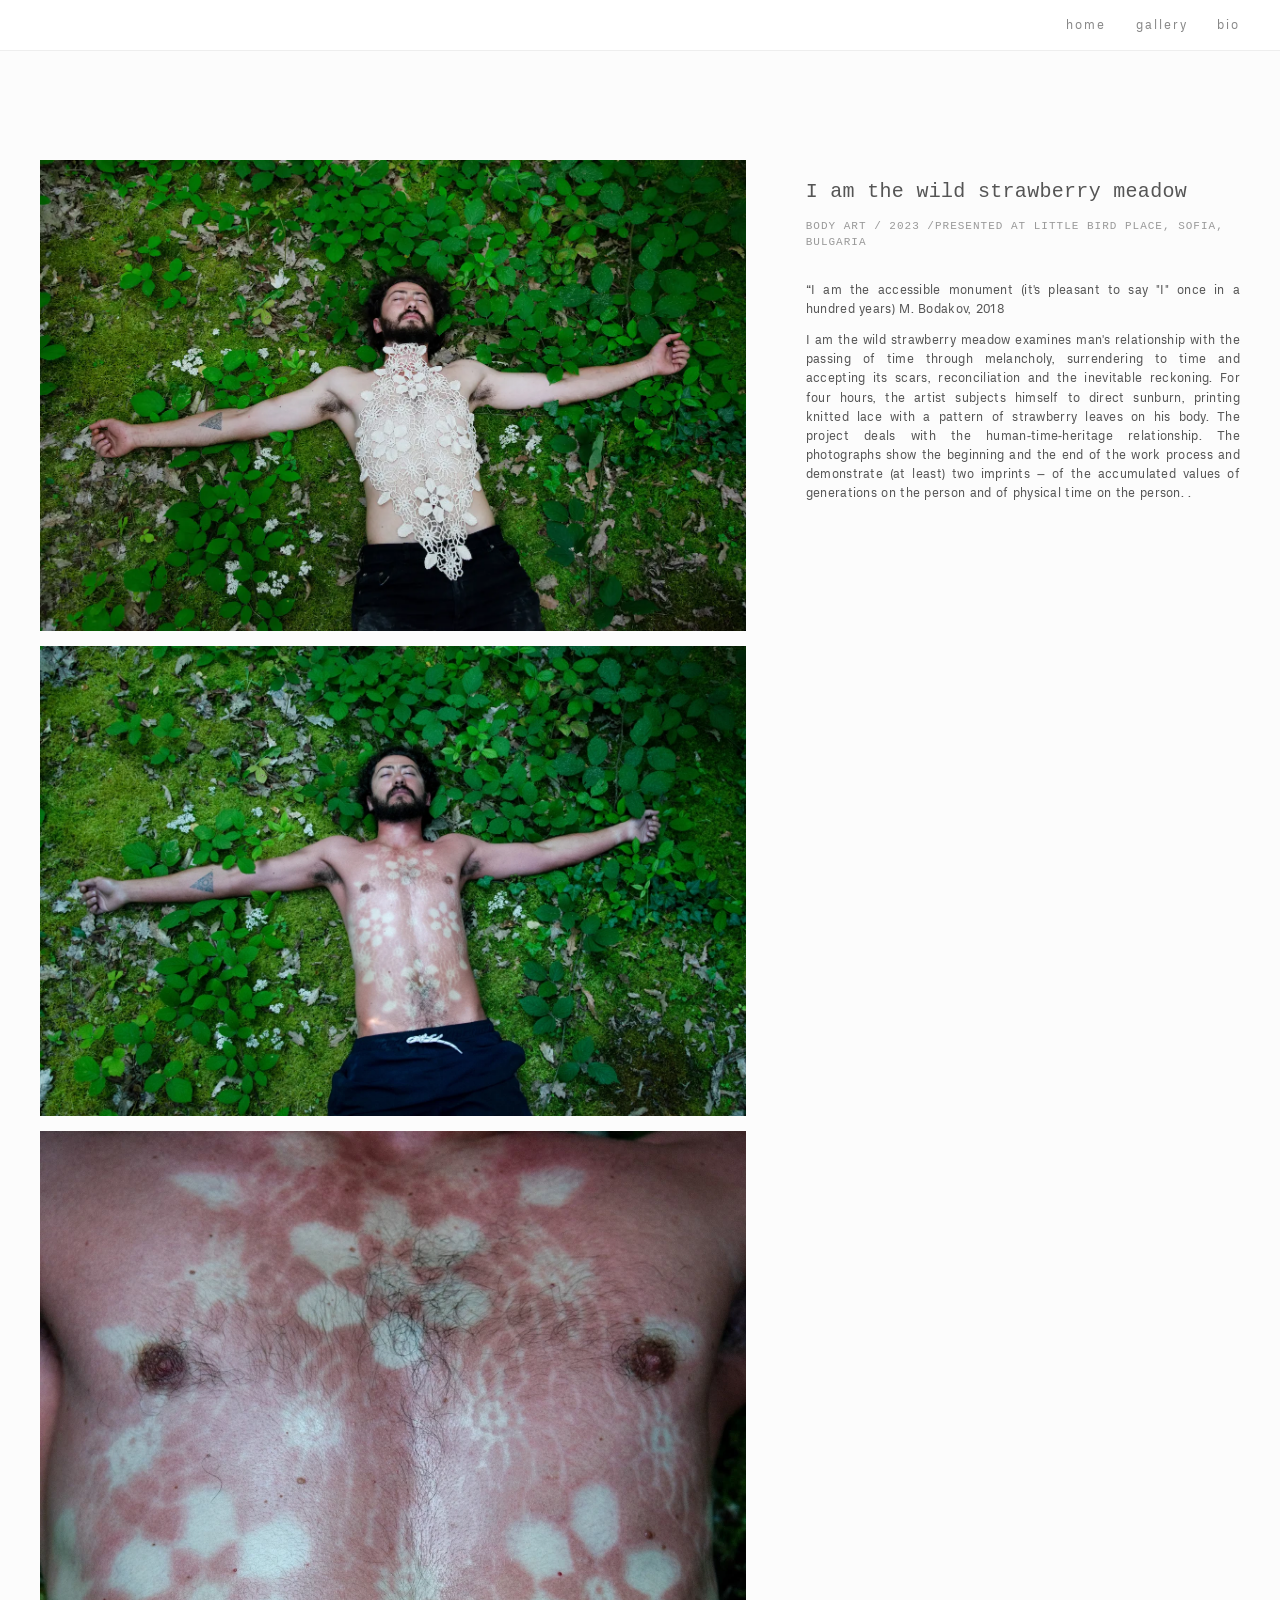
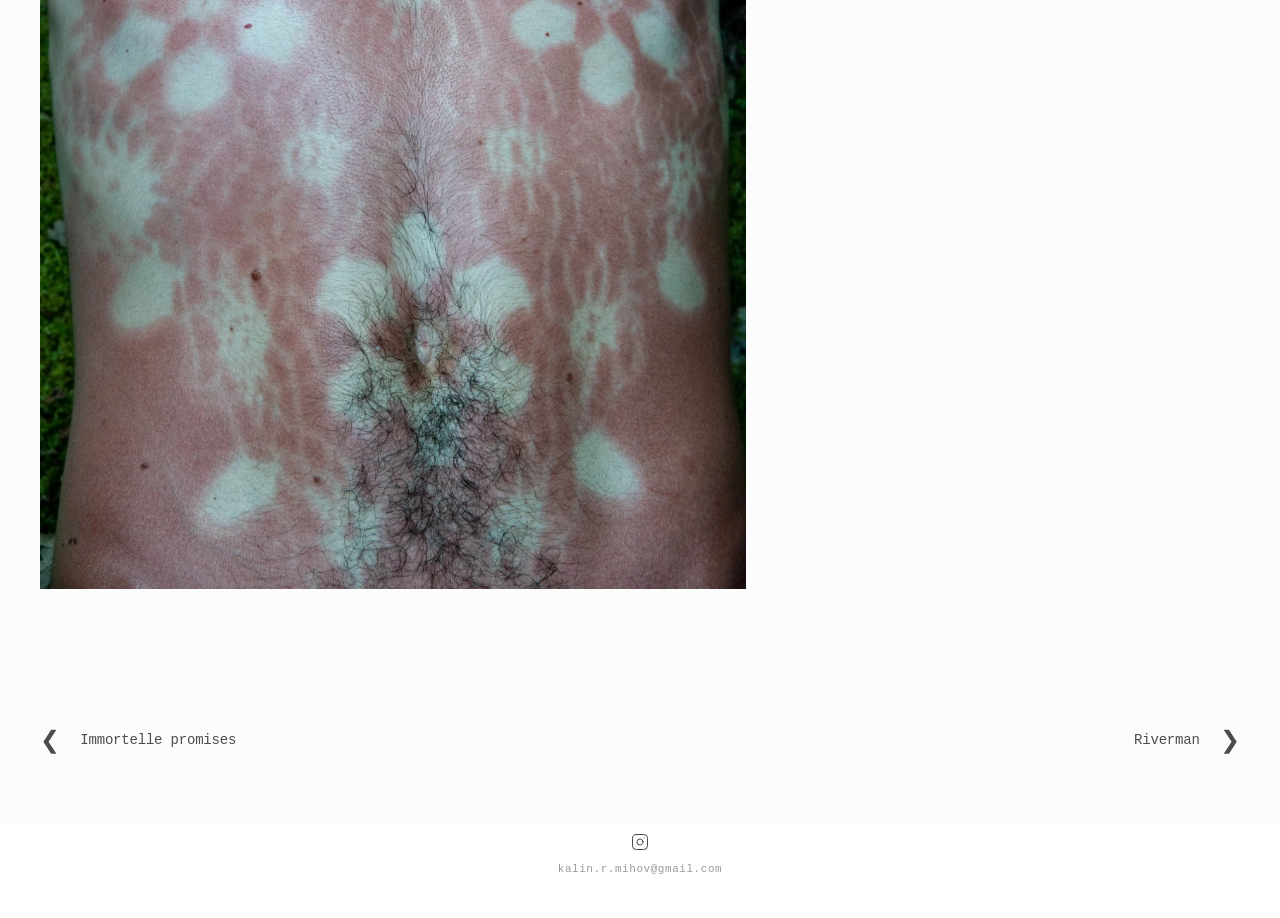
<file: project-strawberry.html>
<!DOCTYPE html>
<html lang="en">
<head>
    <meta charset="UTF-8">
    <meta name="viewport" content="width=device-width, initial-scale=1.0">
    <title>I am the wild strawberry meadow</title>
    <link rel="stylesheet" href="style.css">
</head>
<body class="project-page">

    <header class="site-header">
        <nav class="main-nav">
            <a href="index.html">home</a>
            <a href="gallery.html" class="active">gallery</a>
            <a href="about.html">bio</a>
        </nav>
    </header>

    <main class="project-container">
        <section class="project-visuals">
            <img src="images/project-strawberry/project-strawberry-1.webp" alt="I am the wild strawberry meadow I, photo Ivelina Berova, 2023">
            <img src="images/project-strawberry/project-strawberry-2.webp" alt="I am the wild strawberry meadow II, photo Ivelina Berova, 2023">
            <img src="images/project-strawberry/project-strawberry-3.webp" alt="I am the wild strawberry meadow III, photo Ivelina Berova, 2023">
      
        </section>

        <section class="project-header">
            <div class="sticky-wrapper">
                <h1 class="project-title">I am the wild strawberry meadow</h1>
                <p class="project-meta">Body Art / 2023 /Presented at Little Bird Place, Sofia, Bulgaria</p>
                
                <div class="project-description">
                    <p>
“I am the accessible monument
(it's pleasant to say "I" once in a hundred years)
M. Bodakov, 2018
 </p>
              
               
                    <p>
I am the wild strawberry meadow examines man's relationship with the passing of time through melancholy, surrendering to time and accepting its scars, reconciliation and the inevitable reckoning.
For four hours, the artist subjects himself to direct sunburn, printing knitted lace with a pattern of strawberry leaves on his body. The project deals with the human-time-heritage relationship. The photographs show the beginning and the end of the work process and demonstrate (at least) two imprints – of the accumulated values of generations on the person and of physical time on the person.
.</p>
                </div>
            </div>
        </section>
    </main>

    <div class="project-pagination">
    <div id="pagination-container" class="pagination-container">
        </div>
</div>
<div class="nav-footer-spacer"></div>

<footer class="site-footer">
    <div class="footer-content">
        <a href="https://instagram.com/sharo.kalin/" target="_blank" class="instagram-link">
            <svg xmlns="http://www.w3.org/2000/svg" width="18" height="18" viewBox="0 0 24 24" fill="none" stroke="currentColor" stroke-width="1.2" stroke-linecap="round" stroke-linejoin="round"><rect x="2" y="2" width="20" height="20" rx="5" ry="5"></rect><path d="M16 11.37A4 4 0 1 1 12.63 8 4 4 0 0 1 16 11.37z"></path><line x1="17.5" y1="6.5" x2="17.51" y2="6.5"></line></svg>
        </a>

        <span class="email-text">kalin.r.mihov@gmail.com</span>
    </div>
</footer>

    <div id="lightbox" class="lightbox">
        <div id="lightbox-counter" class="lightbox-counter"></div>

        <a class="prev" onclick="changeImage(-1)">&#10094;</a>
        <a class="next" onclick="changeImage(1)">&#10095;</a>
        
        <div class="lightbox-wrapper">
            <img class="lightbox-content" id="lightbox-img">
            <div id="lightbox-caption" class="lightbox-caption"></div>
        </div>
    </div>

    <script>
        // --- 1. ЛОГИКА НА СКРИВАНЕ НА МЕНЮТО (HEADER) ---
        let lastScrollY = window.scrollY;
        const header = document.querySelector("header");

        window.addEventListener("scroll", () => {
            if (lastScrollY < window.scrollY && window.scrollY > 100) {
                header.classList.add("header--hidden");
            } else {
                header.classList.remove("header--hidden");
            }
            lastScrollY = window.scrollY;
        });

        // --- 2. LIGHTBOX ЕЛЕМЕНТИ ---
        const lightbox = document.getElementById("lightbox");
        const lightboxImg = document.getElementById("lightbox-img");
        const lightboxCaption = document.getElementById("lightbox-caption");
        const lightboxCounter = document.getElementById("lightbox-counter");
        const projectImages = document.querySelectorAll(".project-visuals img");

        let currentImageIndex = 0;

        // 3. ФУНКЦИЯ ЗА ОБНОВЯВАНЕ (Снимка + Текст + Брояч)
        function updateLightboxInfo() {
            const currentImg = projectImages[currentImageIndex];
            lightboxImg.src = currentImg.src;
            lightboxCaption.innerText = currentImg.alt || ""; 
            lightboxCounter.innerText = `${currentImageIndex + 1} / ${projectImages.length}`;
        }

        // 4. ОТВАРЯНЕ
        function openLightbox(index) {
            currentImageIndex = index;
            lightbox.style.display = "flex";
            updateLightboxInfo();
            document.body.style.overflow = "hidden";
        }

        projectImages.forEach((img, index) => {
            img.addEventListener("click", () => openLightbox(index));
        });

        // 5. ЗАТВАРЯНЕ
        function closeLightbox() {
            lightbox.style.display = "none";
            document.body.style.overflow = "auto";
        }

        // 6. СМЯНА НА СНИМКАТА
        function changeImage(delta) {
            currentImageIndex += delta;
            if (currentImageIndex >= projectImages.length) {
                currentImageIndex = 0;
            } else if (currentImageIndex < 0) {
                currentImageIndex = projectImages.length - 1;
            }
            updateLightboxInfo();
        }

        // 7. СЪБИТИЯ
        lightboxImg.addEventListener("click", (e) => {
            e.stopPropagation(); 
            changeImage(1);
        });

        lightbox.addEventListener("click", (e) => {
            if (e.target !== lightboxImg && e.target.className !== 'prev' && e.target.className !== 'next') {
                closeLightbox();
            }
        });

        window.addEventListener("keydown", (e) => {
            if (lightbox.style.display === "flex") {
                if (e.key === "ArrowLeft") changeImage(-1);
                else if (e.key === "ArrowRight") changeImage(1);
                else if (e.key === "Escape") closeLightbox();
            }
        });



        // Описваш проектите в реда, в който искаш да се появяват
const allProjects = [
    { name: "Do you really self-care?", url: "project-selfcare.html" },
    { name: "Treadmill series", url: "project-treadmill.html" },
    { name: "Tourist go home", url: "project-tourist.html" },
    { name: "Immortelle promises", url: "project-immortelle.html" },
    { name: "I am the wild strawberry meadow", url: "project-strawberry.html" },
    { name: "Riverman", url: "project-riverman.html" },
    { name: "Pillow work", url: "project-pillowwork.html" },
    { name: "Dump yard inventory", url: "project-inventory.html" }



    // Лесно добавяш нови тук
];

function setupProjectPagination() {
    const container = document.getElementById("pagination-container");
    const currentFile = window.location.pathname.split("/").pop(); // Взима името на текущия файл
    
    // Намираме индекса на текущия проект в списъка
    const currentIndex = allProjects.findIndex(p => p.url === currentFile);
    
    if (currentIndex === -1) return; // Ако проектът не е в списъка, не прави нищо

    let paginationHTML = "";

    // 1. Проверка за ПРЕДИШЕН проект
    if (currentIndex > 0) {
        const prev = allProjects[currentIndex - 1];
        paginationHTML += `
            <div class="pagination-item prev-project">
                <a href="${prev.url}">
                    <span class="nav-arrow">&#10094;</span>
                    <span class="project-name">${prev.name}</span>
                </a>
            </div>`;
    } else {
        // Празно място, за да остане следващият вдясно
        paginationHTML += `<div></div>`; 
    }

    // 2. Проверка за СЛЕДВАЩ проект
    if (currentIndex < allProjects.length - 1) {
        const next = allProjects[currentIndex + 1];
        paginationHTML += `
            <div class="pagination-item next-project">
                <a href="${next.url}">
                    <span class="project-name">${next.name}</span>
                    <span class="nav-arrow">&#10095;</span>
                </a>
            </div>`;
    }

    container.innerHTML = paginationHTML;
}

window.addEventListener('scroll', function() {
    const overlay = document.getElementById('video-overlay');
    const video = document.getElementById('intro-video');
    if (overlay && video) {
        const scrollPos = window.scrollY;
        let opacity = 1 - (scrollPos / 30);
        
        if (opacity < 0) opacity = 0;
        if (opacity > 1) opacity = 1;

        overlay.style.opacity = opacity;

        if (opacity <= 0) {
            overlay.style.visibility = 'hidden';
            video.pause();
        } else {
            overlay.style.visibility = 'visible';
            if (video.paused) video.play();
        }
    }
});
const overlayEl = document.getElementById('video-overlay');
if (overlayEl) {
    overlayEl.addEventListener('click', function() {
        this.style.opacity = '0';
        this.style.visibility = 'hidden';
    });
}

// Това казва на браузъра: "Когато заредиш всичко, пусни навигацията"
document.addEventListener("DOMContentLoaded", function() {
    setupProjectPagination();
});
    </script>
</body>
</html>
</file>
<file: style.css>
/* 1. Дефиниране на шрифта */
@font-face {
    font-family: 'Vercetti';
    src: url('fonts/Vercetti-Regular.woff2') format('woff2');
    font-weight: normal;
    font-style: normal;
    font-display: swap;
}

/* 2. Основен стил */
body {
    font-family: 'Vercetti', sans-serif;
    font-weight: normal;
    font-size: 13px;
    background-color: #fcfcfc;
    color: #555555;
    line-height: 1.5;
    letter-spacing: 0.3px;
    margin: 0;
}
body {
    padding-top: 60px; /* Добавяме празно място отгоре, равно на височината на менюто */
}

/* 3. Хедър и Навигация */
header {
    background: rgba(255, 255, 255, 0.95);
    padding: 15px 40px;
    border-bottom: 1px solid #eee;
    display: flex;
    justify-content: flex-end;
    
    position: fixed; /* Променяме от sticky на fixed */
    top: 0;
    width: 100%; /* Трябва да е 100%, защото е fixed */
    box-sizing: border-box; /* За да не излиза извън екрана заради падинга */
    z-index: 1000;
    backdrop-filter: blur(5px);
    
    /* Анимацията за плавно скриване/показване */
    transition: transform 0.4s ease-in-out; 
}

/* Този клас ще се добавя автоматично, когато скролваме надолу */
header.header--hidden {
    transform: translateY(-100%); /* Избутва менюто нагоре извън екрана */
}

nav a {
    font-family: 'Vercetti', sans-serif;
    margin-left: 25px;
    text-decoration: none;
    color: #888;
    font-size: 12px;
    letter-spacing: 2px;
    transition: color 0.3s;
    text-transform: lowercase;
}

nav a:hover {
    color: #000;
}

/* 4. Заглавие */
.main-title {
    font-family: 'Space Mono', monospace;
    display: block;
    width: 100%;
    text-align: center;
    margin: 120px 0 140px 0;
    padding: 0;
    letter-spacing: 10px;
    text-transform: uppercase;
    font-weight: 150;
    font-size: 27px;
    color: #5a5a5a;
}

/* 5. Artist Statement */
.intro-section {
    display: flex;
    align-items: flex-start;
    gap: 50px;
    margin: 60px auto;
    max-width: 1100px;
    padding: 0 20px;
}

.intro-image {
    flex: 1.6;
}

.intro-image img {
    width: 100%;
    height: auto;
    box-shadow: 0 4px 20px rgba(0,0,0,0.08);
    display: block;
}

.intro-text {
    flex: 1;
    text-align: justify;
}

.intro-text h2 {
    font-family:'Space Mono', monospace;
    text-transform: none;
    letter-spacing: 2px;
    font-size: 16px;
    margin-top: 0;
    border-bottom: 1px solid #464646;
    display: inline-block;
    padding-bottom: 5px;
    margin-bottom: 20px;
    font-weight: 400;
}

.intro-text p {
    font-family: 'Vercetti', sans-serif;
    font-size: 11px;
    color: #666;
    line-height: 1.4;
}

.image-caption {
    font-family: 'Vercetti', sans-serif;
    font-style: italic;
    font-size: 10px;
    color: #666;
    margin-top: 8px;
    text-align: right;
}

/* 6. Контейнери и Общи настройки */
.container {
    max-width: 1000px;
    margin: 0 auto;
    padding: 0 40px; /* Връщаме падинга, за да не лепи в краищата на екрана */
}

/* Изчистване на стандартните отмествания на списъците */
.container ul {
    list-style: none;
    padding-left: 0;
    margin-left: 0;
}

/* Заглавията в секцията About */
h3, .cv-category-title {
    font-family: 'Space Mono', monospace;
    font-weight: 400;
    font-size: 15px;
    letter-spacing: 2px;
    text-transform: uppercase;
    margin-top: 50px;
    margin-bottom: 20px;
    color: #333;
    /* По желание: добави border-bottom: 1px solid #eee; за повече структура */
}

/* Контейнерът на всеки ред в CV-то */
.cv-item {
    display: flex;
    align-items: flex-start;
    gap: 30px; /* Разстояние между годината и текста */
    margin-bottom: 12px;
}

/* Колоната за годината */
.cv-year {
    font-family: 'Space Mono', monospace;
    font-size: 11px;
    min-width: 90px; /* Фиксирана ширина за перфектна колона */
    color: #999;
    padding-top: 3px; 
    flex-shrink: 0;
    text-align: left; 
}

/* Колоната за съдържанието */
.cv-content {
    font-family: 'Vercetti', sans-serif;
    font-size: 13px;
    color: #555;
    line-height: 1.6;
    flex: 1;
}

/* Правим заглавията на изложбите (в em таг) малко по-изразителни */


/* Мобилна версия */
@media (max-width: 600px) {
    .container {
        padding: 0 20px; /* По-малко разстояние на телефон */
    }
    .cv-item {
        flex-direction: column;
        gap: 5px;
    }
    .cv-year {
        min-width: auto;
    }
}
.download-links {
    margin-top: 30px;       /* Разстояние под текста на биографията */
    margin-bottom: 60px;    /* Разстояние преди началото на EDUCATION */
    display: flex;
    gap: 30px;              /* Разстояние между двата линка */
    padding-top: 0;
    border-top: none;       /* Махаме линията, тук тя не е нужна */
}

.download-btn {
    font-family: 'Space Mono', monospace;
    font-size: 11px;
    text-transform: uppercase;
    text-decoration: none;
    color: #888;            /* Елегантно сиво */
    letter-spacing: 1px;
    display: flex;
    align-items: center;
    gap: 6px;
    transition: all 0.3s ease;
}

.download-btn:hover {
    color: #000;            /* Промяна на цвета на текста */
    transform: translateY(-2px); /* Леко "отскачане" нагоре */
}


.download-btn .icon {
    font-size: 14px;
}

/* 7. НОВАТА ГАЛЕРИЯ (в gallery.html) */
.gallery-list {
    margin-top: 40px;
    padding-bottom: 100px;
}

.project-row {
    display: flex;
    align-items: flex-start;
    gap: 20px; /* Увеличих го малко за повече въздух */
    margin-bottom: 80px;
    text-decoration: none;
    color: inherit;
    transition: opacity 0.3s ease;
}

.project-row:hover {
    opacity: 0.7;
}

.project-image-container {
    flex: 1.2; /* Снимката е малко по-голяма от текста */
}

.project-image-container img {
    width: 100%;
    height: auto;
    display: block;
}

.project-info {
    flex: 1;
}

.project-info h3 {
    font-family: 'Space Mono', monospace; /* Прилагаме новия шрифт и тук */
    font-weight: 400;
    font-size: 17px;
    letter-spacing: 2px;
    text-transform: uppercase;
    margin-top: 0;
    margin-bottom: 5px;
    color: #5a5a5a;
}

.project-meta {
    font-family: 'Space Mono', monospace;
    font-size: 11px;
    letter-spacing: 1px;
    color: #999;
    text-transform: uppercase;
    margin-bottom: 20px;
}

.project-excerpt {
    font-family: 'Vercetti', sans-serif;
    font-size: 12px;
    line-height: 1.6;
    text-align: justify;
    color: #666;
}

/* Основният контейнер става Flex */
.project-container {
    display: flex;
    gap: 60px; /* Разстояние между снимките и текста */
    max-width: 1600px;
    margin: 0 auto;
    padding: 100px 40px 100px 40px; /* Падинг отгоре заради менюто */
    align-items: flex-start;
}

/* ЛЯВА КОЛОНА: СНИМКИ */
.project-visuals {
    flex: 1.3; /* Заема повече място */
    display: flex;
    flex-direction: column;
    gap: 15px;
}

.project-visuals img {
    width: 100%;
    height: auto;
    display: block;
}

/* ДЯСНА КОЛОНА: ТЕКСТ */
.project-header {
    flex: 0.8; /* По-тясна колона за текста */
    position: relative;
}

/* Контейнерът вътре в дясната колона, който ще стои неподвижен */
.sticky-wrapper {
    position: sticky;
    top: 60x; /* Спира на това разстояние от горния ръб при скрол */
    height: fit-content;
}

.project-title {
    font-family: 'Space Mono', monospace;
    font-size: 20px;
    margin-bottom: 10px;
    font-weight: 400;
}

.project-meta {
    font-family: 'Space Mono', monospace;
    font-size: 11px;
    color: #999;
    text-transform: uppercase;
    margin-bottom: 30px;
}

.project-description {
    font-family: 'Vercetti', sans-serif;
    font-size: 12px;
    line-height: 1.6;
    color: #555;
    text-align: justify;
    margin-bottom: 50px;
}

/* ФУТЪРЪТ ВЪТРЕ В ДЯСНАТА КОЛОНА */
.project-footer {
    border-top: 1px solid #eee;
    padding-top: 30px;
}

.back-link {
    font-family: 'Space Mono', monospace;
    font-size: 11px;
    text-decoration: none;
    color: #333;
}

.copyright {
    margin-top: 20px;
    font-family: 'Space Mono', monospace;
    font-size: 9px;
    color: #ccc;
}

/* МОБИЛНА ВЕРСИЯ */
@media (max-width: 1000px) {
    .project-container {
        flex-direction: column-reverse; /* На телефон първо е текста, после снимките */
        padding-top: 40px;
    }
    .sticky-wrapper {
        position: static;
    }
    .project-header {
        width: 100%;
    }
}
/*галерия снимки */
/* --- INTEGRATED LIGHTBOX STYLES --- */

.lightbox {
    display: none;
    position: fixed;
    z-index: 9999; /* Вдигаме го над менюто (което обикновено е 100-1000) */
    top: 0;
    left: 0;
    width: 100%;
    height: 100%;
    background-color: rgba(255, 255, 255, 0.98);
    justify-content: center;
    align-items: center;
    cursor: url('images/close-cursor.svg'), auto; 
}

/* Контейнер, който държи снимката и описанието заедно */
.lightbox-wrapper {
    display: flex;
    flex-direction: column;
    align-items: center;
    max-width: 90%;
    max-height: 92vh;
}

.lightbox-content {
    max-width: 100%;
    max-height: 85vh; /* Оставяме място за текста отдолу */
    box-shadow: 0 5px 25px rgba(0,0,0,0.05);
    animation: zoomIn 0.3s ease-out;
    cursor: default; /* Върху снимката мишката е нормална */
}

/* Текстът под снимката (от ALT атрибута) */
.lightbox-caption {
    margin-top: 10px;
    font-family: 'Space Mono', monospace;
    font-size: 11px;
    color: #555;
    text-align: center;
    letter-spacing: 0.5px;
}

/* Броячът долу вляво */
.lightbox-counter {
    position: absolute;
    bottom: 30px;
    left: 40px;
    font-family: 'Space Mono', monospace;
    font-size: 11px;
    color: #999;
}

@keyframes zoomIn {
    from { transform: scale(0.98); opacity: 0; }
    to { transform: scale(1); opacity: 1; }
}

/* Навигация: Стрелки */
.prev, .next {
    cursor: pointer;
    position: absolute;
    top: 50%;
    padding: 20px;
    margin-top: -30px;
    color: #333;
    font-weight: 200;
    font-size: 24px;
    transition: 0.3s ease;
    user-select: none;
    z-index: 2100;
}

.prev { left: 30px; }
.next { right: 30px; }

.prev:hover, .next:hover {
    color: #aaa;
}

/* Ефект върху снимките в основната страница */
.project-visuals img {
    cursor: pointer; 
    transition: transform 0.4s ease;
}

.project-visuals img:hover {
    transform: scale(1.01);
}
/* Lightbox mobile*/
@media (max-width: 768px) {
    /* 1. Правим контейнера база за позициониране */
    .lightbox-wrapper {
        position: relative; /* Важно, за да може стрелките да се "лепят" за него */
    }

    /* 2. Общи стилове за стрелките в мобилна версия */
    .prev, .next {
        top: 46% !important; /* Центрираме вертикално */
        transform: translateY(-50%);
        margin-top: 0 !important; /* Премахваме стария марджин */
        
        font-size: 18px !important; /* По-малки */
        color: rgba(0, 0, 0, 0.2) !important; /* Много прозрачни (почти невидими) */
        
        padding: 40px 20px !important; /* Увеличена тъч зона за палеца */
        background: none !important;
        -webkit-tap-highlight-color: transparent;
    }

    /* 3. Раздалечаваме ги от центъра към краищата на снимката */
    .prev {
        left: 0px !important; /* Плътно вляво на lightbox-wrapper */
    }

    .next {
        right: 0px !important; /* Плътно вдясно на lightbox-wrapper */
    }

    /* 4. Намаляваме и брояча, за да е в тон */
    .lightbox-counter {
        bottom: 20px !important;
        left: 20px !important;
        font-size: 10px !important;
        opacity: 0.6;
    }
}
/* --- PROJECT PAGINATION DESIGN --- */

.project-pagination {
    margin-top: 20px;
    /* Намаляваме padding-bottom тук, защото футерът отдолу добавя останалото */
    padding: 20px 0 40px 0; 
    
    width: 100%;
    margin-bottom: 10px;
}

.pagination-container {
    display: flex;
    justify-content: space-between;
    align-items: center;
    max-width: 1200px;
    margin: 0 auto;
    padding: 0 40px;
}

/* Корекция: премахваме дублиращите се отстъпи */
.project-footer, footer p {
    margin-top: 0;
    padding-bottom: 0; /* Зануляваме, за да не добавя празно пространство */
}

.pagination-item {
    flex: 1;
    display: flex;
}

.pagination-item.next-project {
    justify-content: flex-end; /* Бута десния проект плътно вдясно */
}

.pagination-item a {
    display: flex;
    align-items: center;
    text-decoration: none;
    color: #4c4c4c;
    transition: opacity 0.3s ease;
}

.pagination-item a:hover {
    opacity: 0.5;
}

.project-name {
    font-family: 'Space Mono', monospace; 
    font-size: 14px;
    letter-spacing: -0.2px;
    margin: 0 20px;
}

.nav-arrow {
    font-size: 24px;
    font-weight: 200;
    line-height: 1;
    position: relative;
    top: -1px;
}

/* Адаптивност за мобилни устройства (ЗАПАЗЕНА) */
@media (max-width: 768px) {
    .pagination-container {
        flex-direction: column;
        gap: 30px;
        padding: 0 20px;
    }
    
    .pagination-item.next-project {
        justify-content: center;
    }
    
    .pagination-item.prev-project {
        justify-content: center;
    }
}

.nav-footer-spacer {
    height: 10px; /* Това е точно около 1 см разстояние */
    width: 100%;
    display: block;
    background: transparent;
}

/*видео в началото на всеки проект*/
.video-overlay {
    position: fixed;
    top: 0;
    left: 0;
    width: 100%;
    height: 100vh;
    height: 100dvh;
    /* Полупрозрачен черен фон, за да се загатне страницата отдолу */
    background-color: rgba(0, 0, 0, 0.8); 
    backdrop-filter: blur(5px); /* Леко разфокусира съдържанието отдолу */
    z-index: 9999;
    display: flex;
    justify-content: center;
    align-items: center;
    transition: opacity 0.5s ease; /* По-бързо и плавно за JavaScript-а */
}

.video-wrapper {
    position: relative;
    width: 70%; /* По-малко и по-елегантно */
    max-width: 1100px;
    /* Синематично съотношение 21:9 (ултра-широко) */
     
    box-shadow: 0 30px 100px rgba(0,0,0,0.5); /* Дълбочина */
    
}
.video-wrapper2 {
    position: relative;
    width: 90%; /* По-малко и по-елегантно */
    max-width: 1200px;
    /* Синематично съотношение 21:9 (ултра-широко) */
     
    box-shadow: 0 30px 100px rgba(0,0,0,0.5); /* Дълбочина */
    
}

video {
    width: 100%;
    height: 100%;
    object-fit: cover; /* Реже видеото, за да запълни 21:9 прозореца */
}

.video-caption {
    position: absolute;
    bottom: -90px; /* По-далеч от видеото */
    left: 0;
    width: 100%;
    text-align: left;
    color: #fff;
    z-index: 10;
    pointer-events: none;
}

.video-caption h1 {
    font-family: 'Space Mono', monospace; 
    font-size: 12px;
    letter-spacing: 0.5px;
    text-transform: none;
    color: #cdcbcb; /* Класическо средно сиво */
    /* color: rgba(255, 255, 255, 0.6); */ /* Алтернатива: Бяло с 60% прозрачност (изглежда много естествено) */
    
    opacity: 0.8; /* Допълнителен контрол над ефирността */
    font-weight: 200;
}

.scroll-hint {
    font-family: 'Space Mono', monospace;
    font-size: 18px;
    text-transform: uppercase;
    letter-spacing: 2px;
    opacity: 0.5;
    margin-top: 0px;
    text-align: center;
     /* Нежно мигане за подсказка */
}

@keyframes fadePulse {
    0% { opacity: 0.2; }
    50% { opacity: 0.6; }
    100% { opacity: 0.2; }
}

/* Мобилна версия */
@media (max-width: 768px) {
    .video-overlay {
       display: none !important;
    }
    
}
/* 8. ФУТЪР (РЕДАКТИРАН ЗА ПРЕМАХВАНЕ НА ИВИЦАТА) */

.site-footer {
    width: 100%;
    padding: 10px 0 40px 0; /* Голямо празно пространство отгоре за "дишане" */
    background-color: #fff;
    margin-top: 10px; /* Отдалечаваме го от съдържанието */
}

.footer-content {
    display: flex;
    flex-direction: column;
    align-items: center;
    gap: 5px;
    font-family: 'Space Mono', monospace;
    font-size: 11px; /* Малък и дискретен шрифт */
    letter-spacing: 0.05em;
    color: #999; /* Сивкав цвят, за да не "крещи" */
}

.instagram-link {
    color: #333; /* Иконата е малко по-тъмна от текста */
    transition: opacity 0.3s ease;
    text-decoration: none;
}

.instagram-link:hover {
    opacity: 0.5;
}

.email-text {
    cursor: default; /* Показва, че не е линк за кликане */
    user-select: all; /* Позволява лесно копиране на целия имейл с един клик */
}

/* На мобилен телефон ги оставяме центрирани едно под друго */

/* 9. МОБИЛНА ВЕРСИЯ (ЗАПАЗЕНА ИНФОРМАЦИЯ) */
@media (max-width: 768px) {
    .intro-section, .project-row {
        flex-direction: column;
        gap: 20px;
    }
    .main-title {
        margin: 60px 0 80px 0;
        font-size: 20px;
    }
}

@media screen and (max-width: 768px) {
.project-container, .container {
padding-left: 20px !important;
padding-right: 20px !important;
width: 100% !important;
box-sizing: border-box !important;
}

.project-visuals img, .project-images img {
width: 100% !important;
height: auto !important;
margin-bottom: -10px !important;
}

p, .project-description {
width: 100% !important;
margin-left: 0 !important;
margin-right: 0 !important;
}
}
</file>
